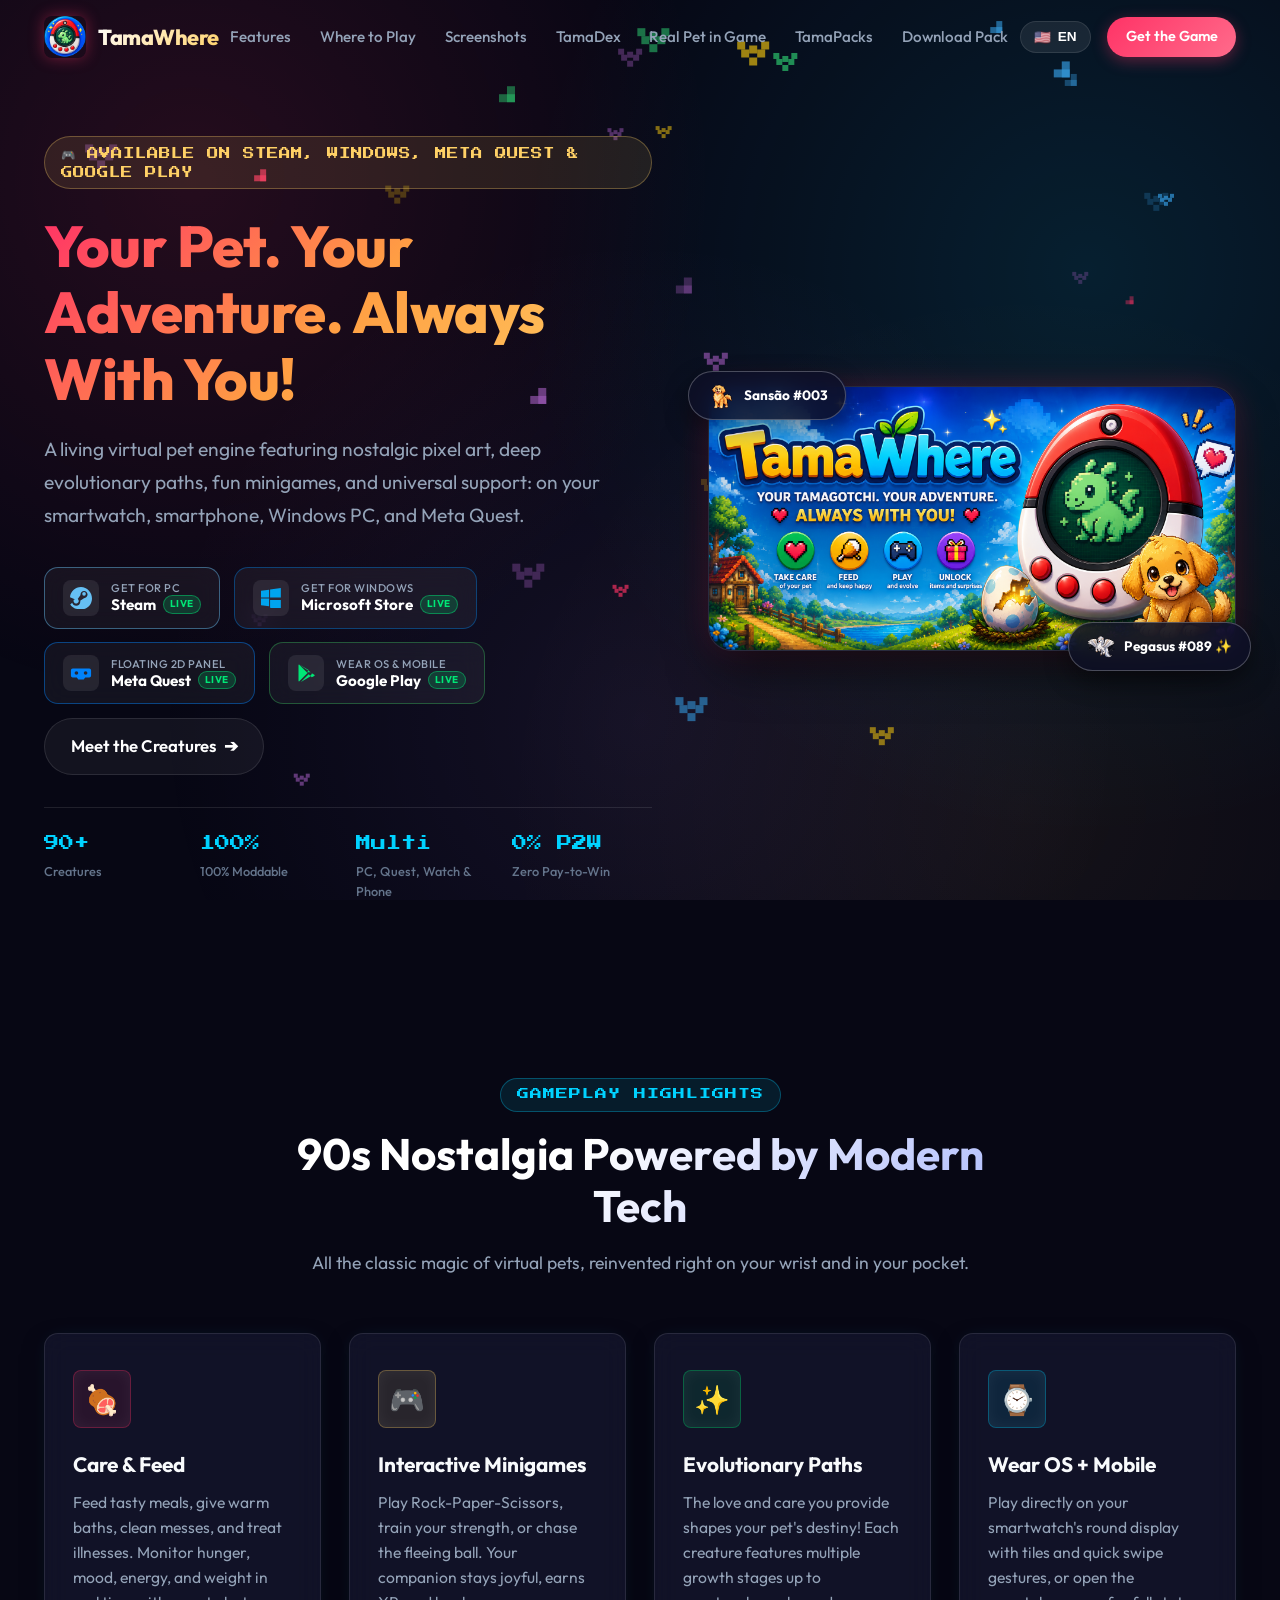
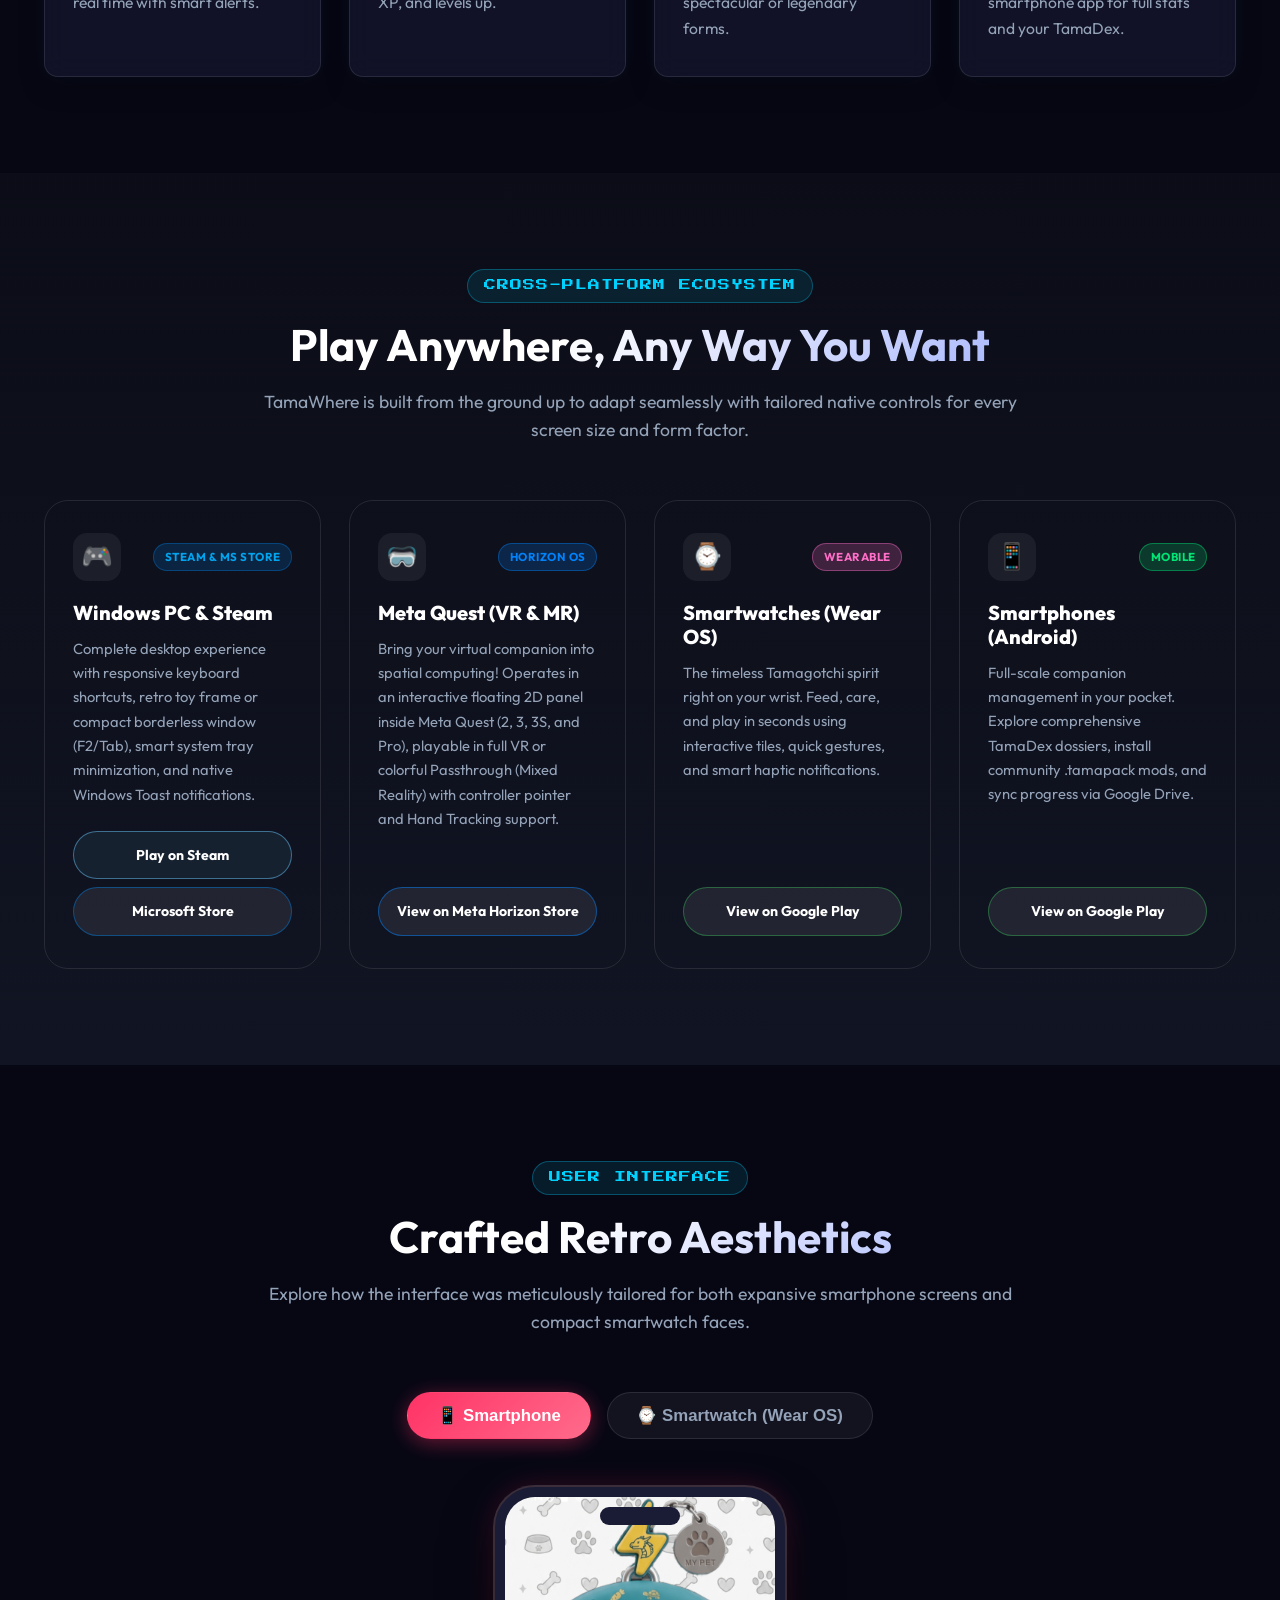
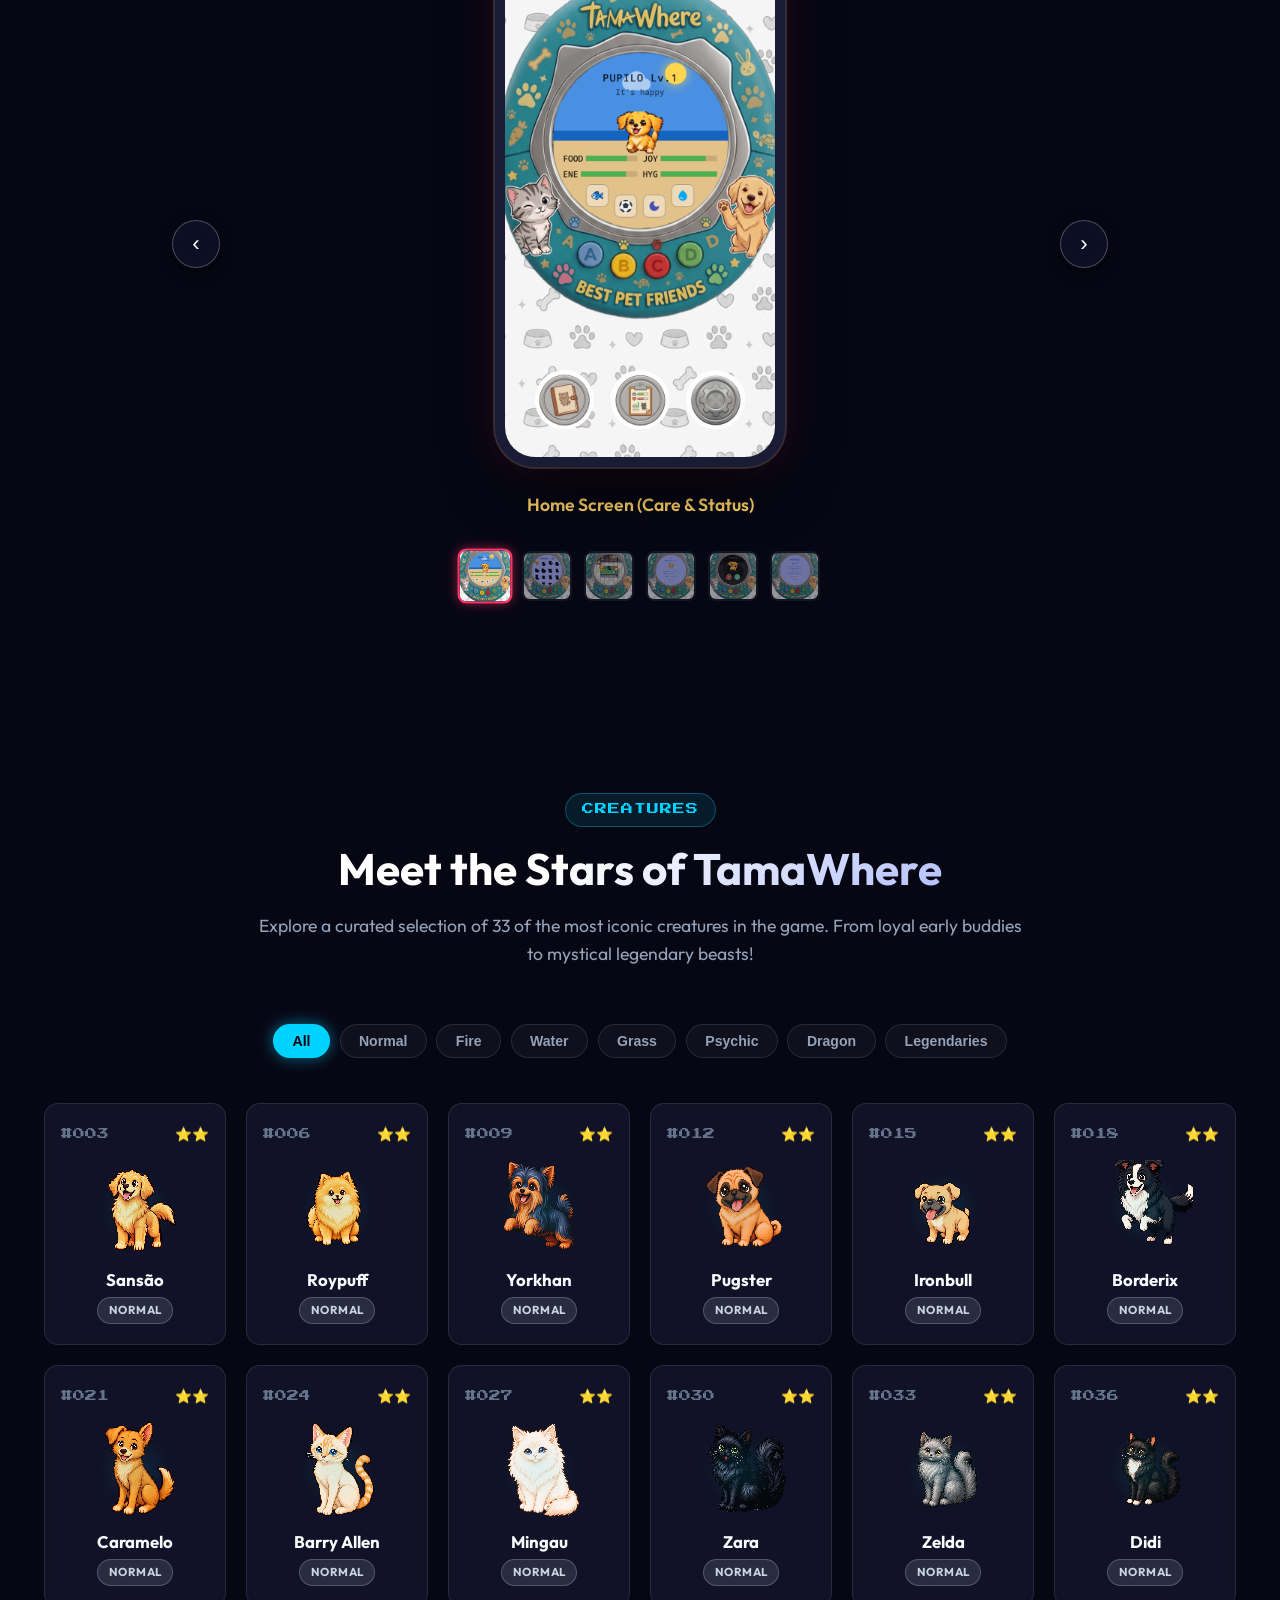
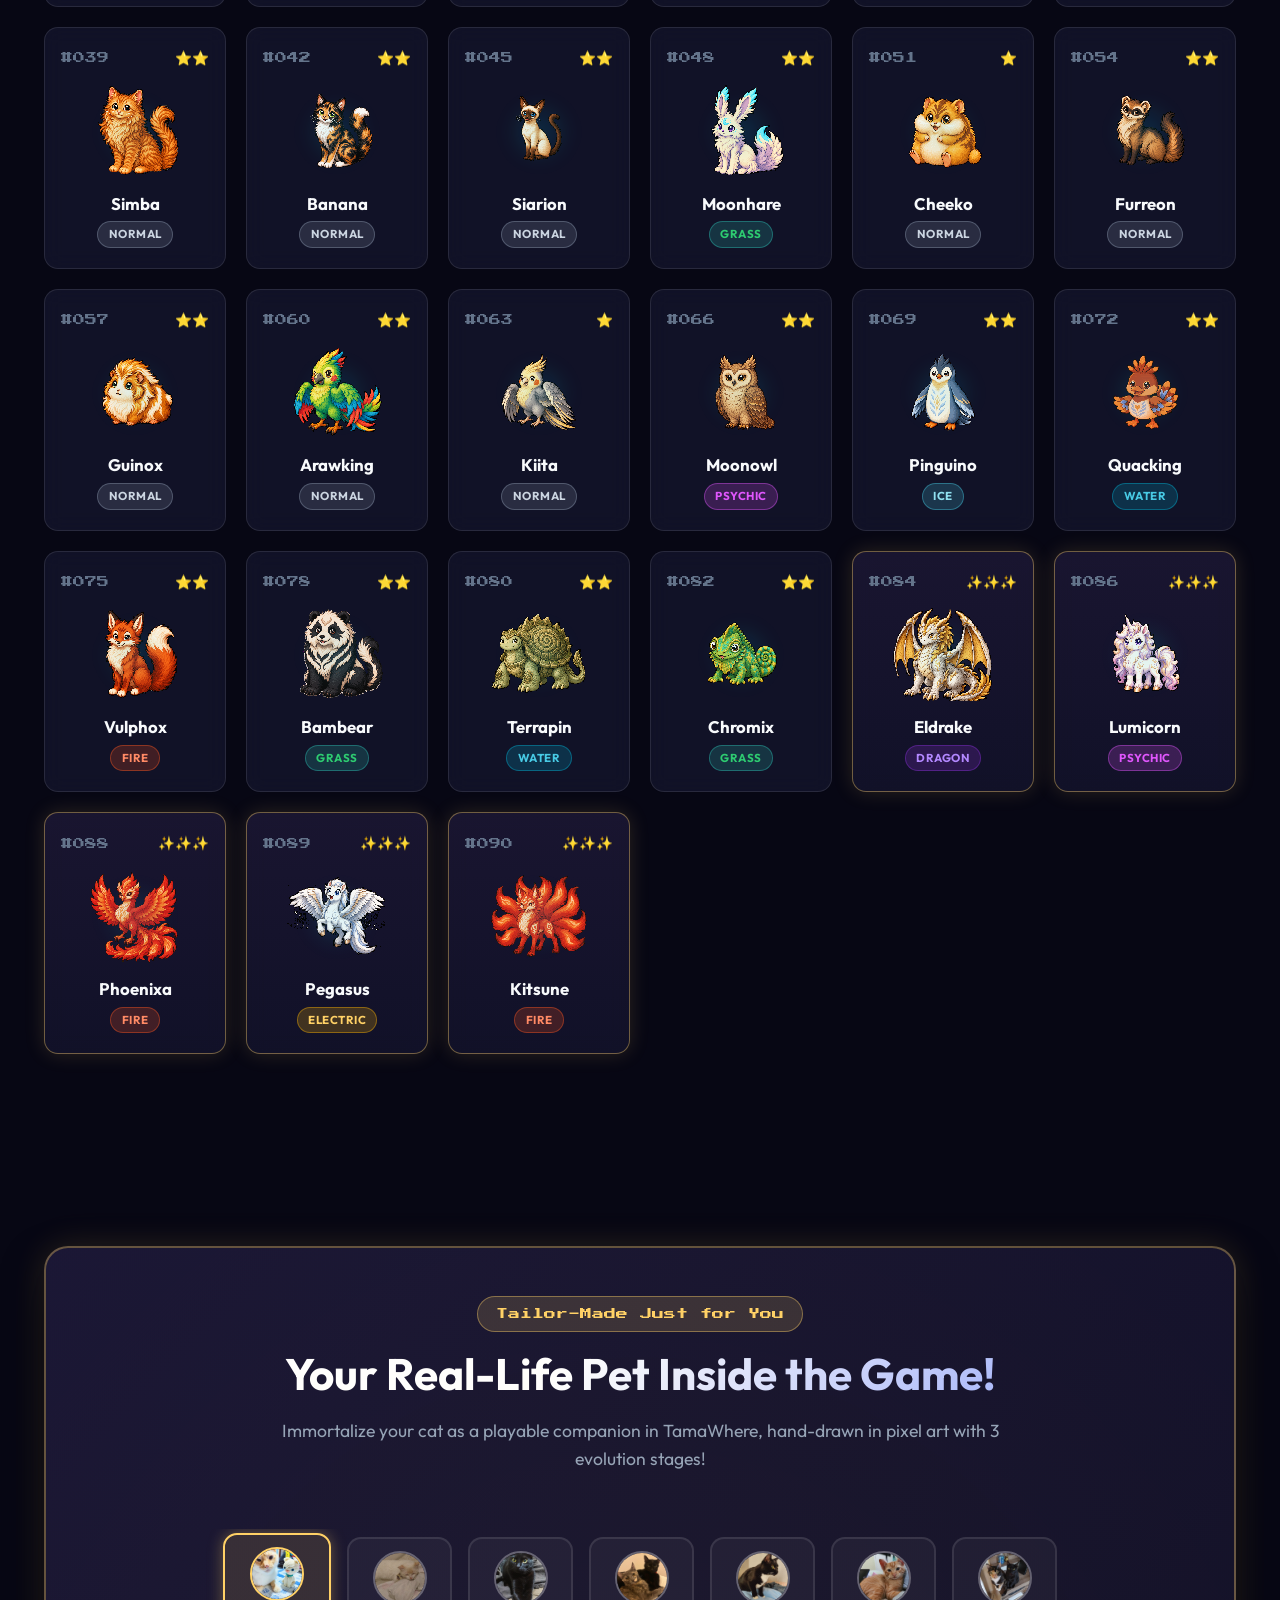
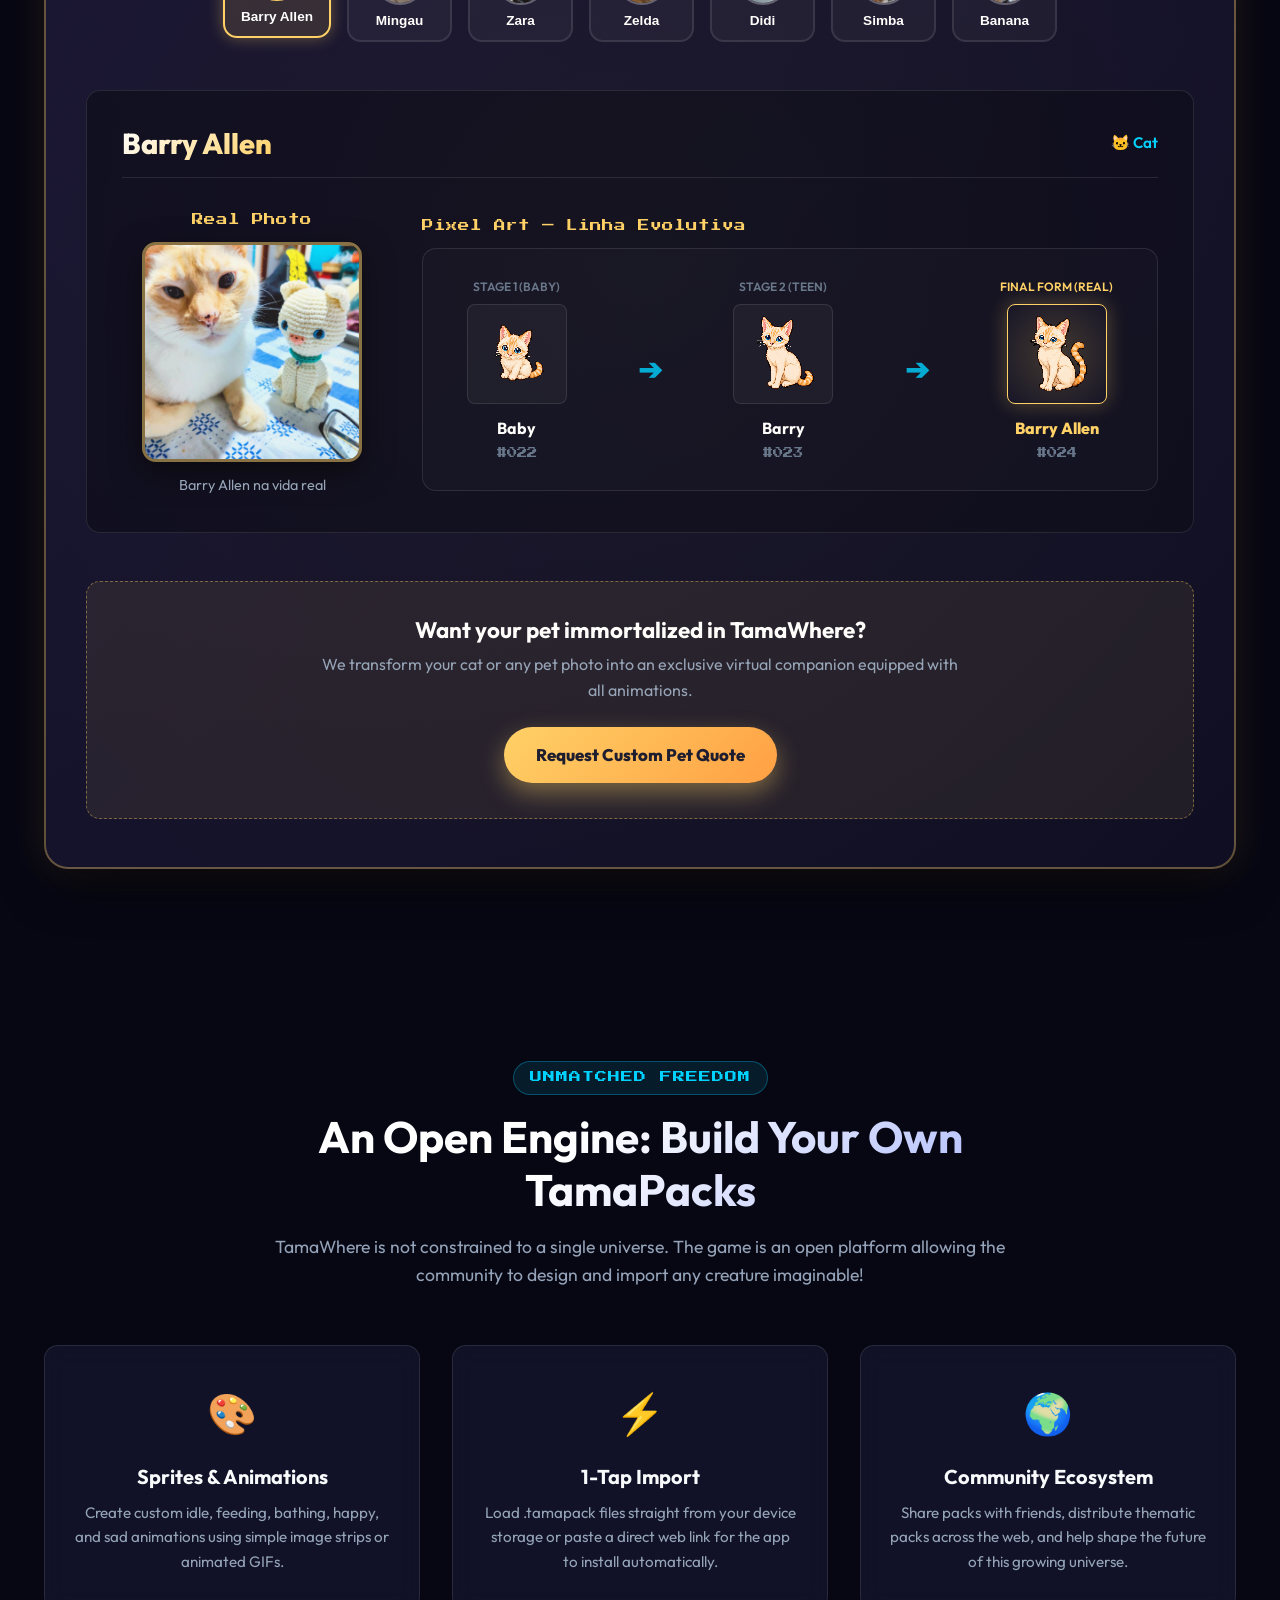
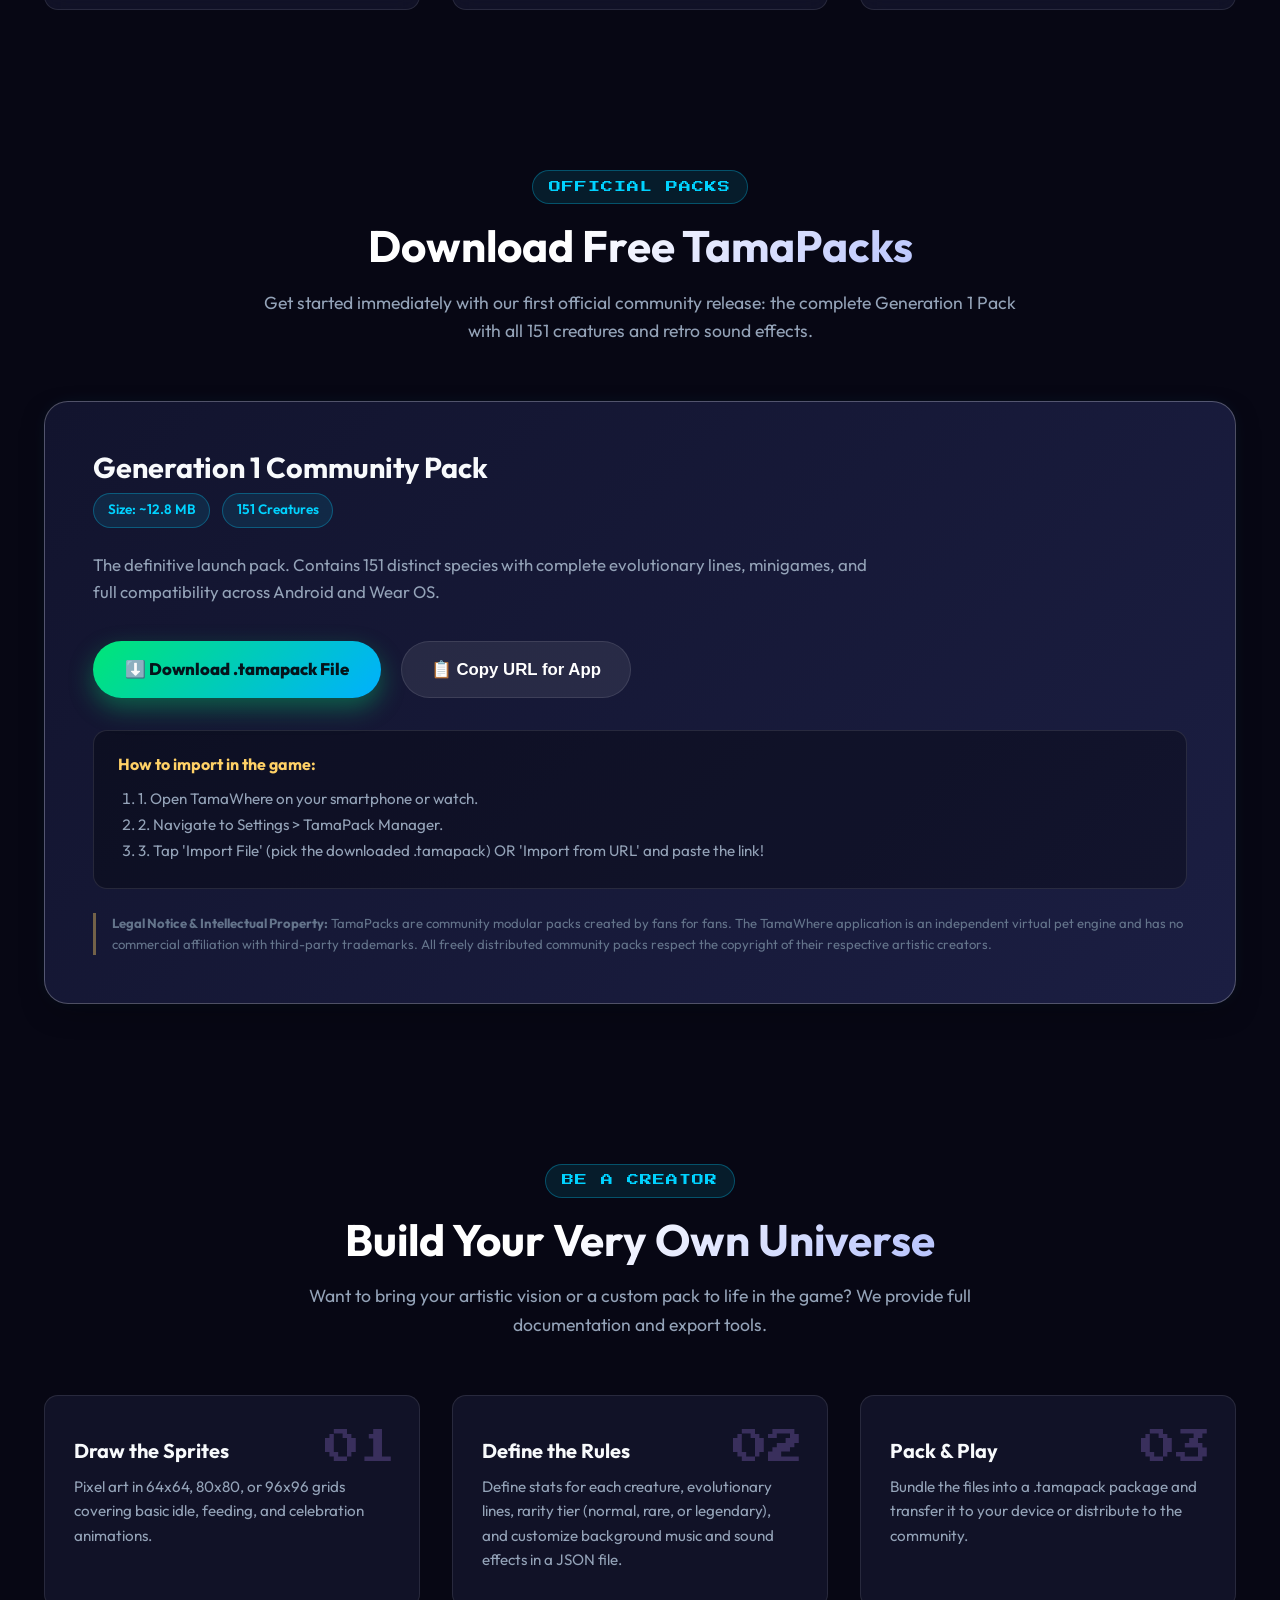
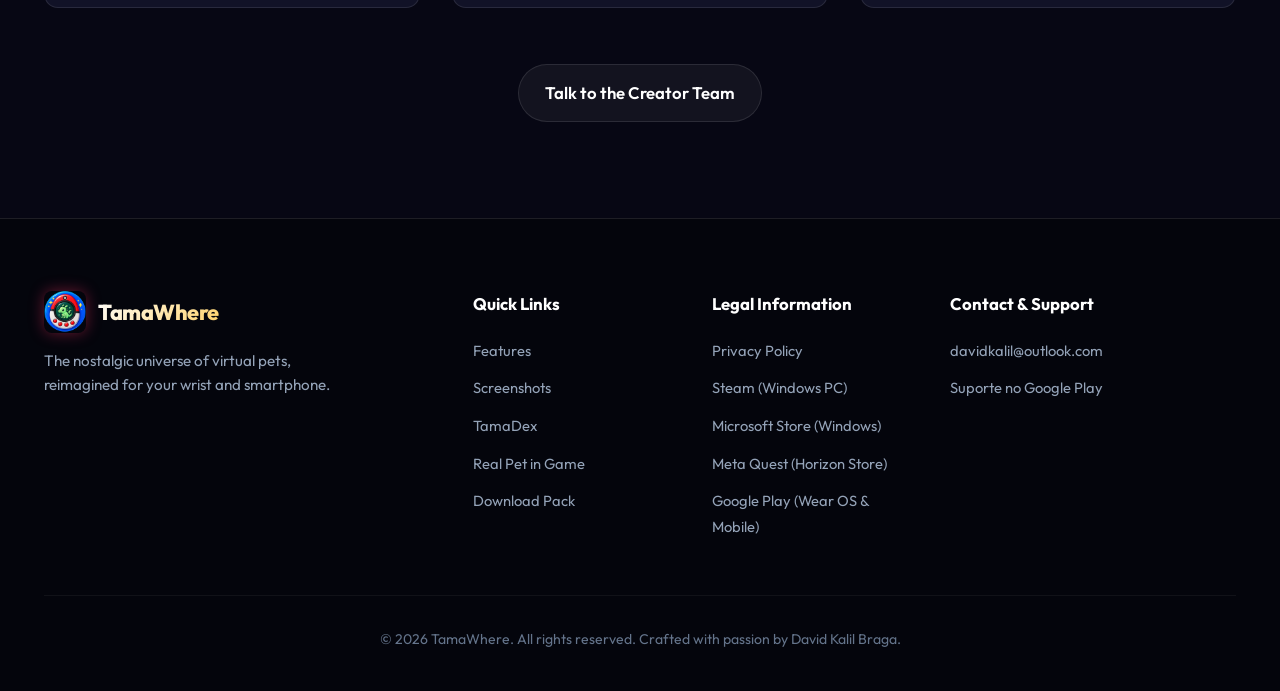
<file: index.html>
<!DOCTYPE html>
<html lang="pt-BR">

<head>
  <meta charset="UTF-8" />
  <meta name="viewport" content="width=device-width, initial-scale=1.0" />
  <!-- Canonical & Verification -->
  <link rel="canonical" href="https://tamawhere.netlify.app/" />
  <meta name="google-site-verification" content="google6eba736a5cfd4529" />
  <title>TamaWhere — Seu Bichinho Virtual no Pulso, Celular, Windows e Meta Quest</title>

  <!-- SEO & Social Meta Tags -->
  <meta name="description"
    content="O primeiro Virtual Pet universal para Wear OS, Android, Windows PC e Meta Quest. Cuide, alimente, brinque, evolua e crie seus próprios TamaPacks em pixel art nostálgica." />
  <meta name="keywords"
    content="TamaWhere, Virtual Pet, Wear OS, Android, Smartwatch, Bichinho Virtual, Pixel Art, Retro Games" />
  <meta name="author" content="David Kalil Braga" />
  <meta property="og:title" content="TamaWhere — Seu Pet. Sua Aventura. Sempre com Você!" />
  <meta property="og:description"
    content="Engine viva de bichinhos virtuais para Wear OS, Android, Windows e Meta Quest. 90+ criaturas, suporte a mods comunitários e personalização de pets reais." />
  <meta property="og:image" content="img/banners/banner_pt.png" />
  <meta property="og:type" content="website" />
  <meta name="twitter:card" content="summary_large_image" />

  <!-- Favicon -->
  <link rel="icon" type="image/png" href="img/icons/icon_app_512.png" />
  <link rel="apple-touch-icon" href="img/icons/icon_app_512.png" />

  <!-- Google Fonts -->
  <link rel="preconnect" href="https://fonts.googleapis.com" />
  <link rel="preconnect" href="https://fonts.gstatic.com" crossorigin />
  <link
    href="https://fonts.googleapis.com/css2?family=Outfit:wght@400;500;600;700;800;900&family=Press+Start+2P&display=swap"
    rel="stylesheet" />

  <!-- Main Stylesheet -->
  <link rel="stylesheet" href="css/style.css?v=1.1.1" />

  <!-- Schema.org Structured Data for Search Engines & AI Assistants (Google, ChatGPT, Perplexity) -->
  <script type="application/ld+json">
  {
    "@context": "https://schema.org",
    "@graph": [
      {
        "@type": "WebSite",
        "@id": "https://tamawhere.netlify.app/#website",
        "url": "https://tamawhere.netlify.app/",
        "name": "TamaWhere",
        "description": "O primeiro jogo de bichinho virtual (Virtual Pet) para Wear OS e Android.",
        "inLanguage": ["pt-BR", "en"]
      },
      {
        "@type": ["VideoGame", "MobileApplication", "SoftwareApplication"],
        "@id": "https://tamawhere.netlify.app/#game",
        "name": "TamaWhere",
        "url": "https://tamawhere.netlify.app/",
        "operatingSystem": "Android, Wear OS, Windows 10/11, Meta Quest Horizon OS",
        "applicationCategory": "GameApplication",
        "genre": ["Virtual Pet", "Simulation", "Retro", "Pixel Art"],
        "description": "Uma engine viva de bichinhos virtuais com pixel art nostálgica, sistema profundo de evolução, minigames e compatibilidade universal: Wear OS, Android, Windows PC e Meta Quest.",
        "author": {
          "@type": "Person",
          "name": "David Kalil Braga",
          "email": "davidkalil@outlook.com"
        },
        "offers": [
          {
            "@type": "Offer",
            "name": "Steam (Windows PC)",
            "url": "https://store.steampowered.com/app/5233230/TamaWhere/",
            "price": "0",
            "priceCurrency": "USD",
            "availability": "https://schema.org/InStock"
          },
          {
            "@type": "Offer",
            "name": "Microsoft Store (Windows)",
            "url": "https://apps.microsoft.com/detail/9mxcjn23mzp7?hl=pt-BR&gl=BR",
            "price": "0",
            "priceCurrency": "USD",
            "availability": "https://schema.org/InStock"
          },
          {
            "@type": "Offer",
            "name": "Meta Horizon Store (Meta Quest)",
            "url": "https://www.meta.com/pt-br/experiences/tamawhere/1620772423042196/",
            "price": "0",
            "priceCurrency": "USD",
            "availability": "https://schema.org/InStock"
          },
          {
            "@type": "Offer",
            "name": "Google Play (Android & Wear OS)",
            "url": "https://play.google.com/store/apps/details?id=com.xxfalcoonx.tamawhere",
            "price": "0",
            "priceCurrency": "USD",
            "availability": "https://schema.org/InStock"
          }
        ],
        "image": "https://tamawhere.netlify.app/img/banners/banner_pt.png"
      },
      {
        "@type": "FAQPage",
        "@id": "https://tamawhere.netlify.app/#faq",
        "mainEntity": [
          {
            "@type": "Question",
            "name": "O que é o TamaWhere?",
            "acceptedAnswer": {
              "@type": "Answer",
              "text": "O TamaWhere é o primeiro jogo e engine de bichinho virtual (Tamagotchi) projetado para funcionar perfeitamente em relógios inteligentes Wear OS e smartphones Android, com pixel art retrô e minigames."
            }
          },
          {
            "@type": "Question",
            "name": "Como jogar Tamagotchi no Wear OS (Smartwatch)?",
            "acceptedAnswer": {
              "@type": "Answer",
              "text": "Você pode instalar o TamaWhere diretamente pela Google Play Store no seu smartwatch Wear OS para alimentar, cuidar e brincar com seu pet pelo pulso usando tiles e atalhos rápidos."
            }
          },
          {
            "@type": "Question",
            "name": "O que são TamaPacks e como criar mods?",
            "acceptedAnswer": {
              "@type": "Answer",
              "text": "TamaPacks são pacotes modulares criados pela comunidade que adicionam novas criaturas, animações em pixel art (64x64, 80x80, 96x96), sons e regras customizadas ao jogo através de arquivos .tamapack."
            }
          },
          {
            "@type": "Question",
            "name": "Como colocar meu animal de estimação real no jogo?",
            "acceptedAnswer": {
              "@type": "Answer",
              "text": "O TamaWhere oferece um serviço exclusivo de comissão para imortalizar animais reais (como gatinhos e cachorros) como criaturas jogáveis com linha evolutiva artesanal de 3 estágios em pixel art."
            }
          }
        ]
      }
    ]
  }
  </script>
</head>

<body>

  <!-- Floating Pixel Sparkles/Hearts Canvas Background -->
  <canvas id="pixelCanvas"></canvas>

  <!-- ============================================================
       Site Header / Navigation Bar
       ============================================================ -->
  <header class="site-header">
    <div class="container nav-container">
      <a href="#" class="brand-logo" aria-label="TamaWhere Home">
        <img src="img/icons/icon_app_512.png" alt="TamaWhere Logo" class="brand-icon" />
        <span class="brand-name">TamaWhere</span>
      </a>

      <!-- Desktop & Mobile Nav Links -->
      <ul class="nav-links" id="navLinks">
        <li><a href="#features" data-i18n="nav_features">Recursos</a></li>
        <li><a href="#platforms" data-i18n="nav_platforms">Onde Jogar</a></li>
        <li><a href="#screenshots" data-i18n="nav_screenshots">Telas</a></li>
        <li><a href="#tamadex" data-i18n="nav_creatures">TamaDex</a></li>
        <li><a href="#custom-pet" data-i18n="nav_custom_pet">Pet Real no Jogo</a></li>
        <li><a href="#tamapacks" data-i18n="nav_tamapacks">TamaPacks</a></li>
        <li><a href="#downloads" data-i18n="nav_downloads">Download Pack</a></li>
      </ul>

      <!-- Action Buttons -->
      <div class="nav-actions">
        <!-- Language Switcher Toggle -->
        <button id="langToggleBtn" class="lang-btn" aria-label="Alterar idioma / Change language">
          <span class="flag-icon">🇧🇷</span> PT
        </button>

        <!-- CTA Direct Store Link -->
        <a href="#platforms" class="nav-cta-btn" data-i18n="nav_download_app">
          Baixar o Jogo
        </a>

        <!-- Mobile Menu Hamburger -->
        <button class="mobile-menu-btn" id="mobileMenuBtn" aria-label="Menu de Navegação">
          <span></span>
          <span></span>
          <span></span>
        </button>
      </div>
    </div>
  </header>

  <main>
    <!-- ============================================================
         1. Hero Section
         ============================================================ -->
    <section class="hero-section" id="hero">
      <div class="container hero-grid">
        <div class="hero-content">
          <div class="hero-badge" data-i18n="hero_badge">
            🎮 DISPONIVEL PARA WEAR OS, ANDROID, WINDOWS E META QUEST
          </div>
          <h1 class="hero-title">
            <span class="hero-title-highlight" data-i18n="hero_title">Seu Pet. Sua Aventura. Sempre com Você!</span>
          </h1>
          <p class="hero-desc" data-i18n="hero_desc">
            Uma engine viva de bichinhos virtuais com pixel art nostálgica, sistema profundo de evolução, minigames e
            sincronização total entre Wear OS e Android.
          </p>

          <div class="hero-stores-grid">
            <!-- Steam Button -->
            <a href="https://store.steampowered.com/app/5233230/TamaWhere/" target="_blank"
              rel="noopener noreferrer" class="btn-store-card store-steam">
              <div class="store-icon-box">
                <svg width="22" height="22" viewBox="0 0 24 24" fill="currentColor">
                  <path
                    d="M11.979 0C5.669 0 .504 4.908.028 11.12l5.772 2.388a3.593 3.593 0 0 1 2.054-.64c.264 0 .52.03.768.084l2.87-4.155a3.844 3.844 0 0 1-.035-.506c0-2.127 1.73-3.856 3.857-3.856 2.127 0 3.856 1.729 3.856 3.856 0 2.126-1.729 3.856-3.856 3.856h-.08l-4.116 2.898c.07.307.11.626.11.954 0 2.474-2.012 4.485-4.486 4.485-2.054 0-3.784-1.389-4.321-3.284L.25 18.966C2.08 22.253 6.702 24.5 12 24.5c6.627 0 12-5.373 12-12S18.627 0 11.979 0zm-7.66 16.516a2.632 2.632 0 0 0 3.655 1.13 2.63 2.63 0 0 0 1.13-3.654 2.63 2.63 0 0 0-3.654-1.13 2.63 2.63 0 0 0-1.131 3.654zm11.002-7.067a2.001 2.001 0 1 0 0-4.002 2.001 2.001 0 0 0 0 4.002z" />
                </svg>
              </div>
              <div class="store-info">
                <span class="store-sub" data-i18n="hero_store_steam_sub">Download para PC</span>
                <div class="store-title-row">
                  <span class="store-name" data-i18n="hero_store_steam_title">Steam</span>
                  <span class="store-tag tag-live" data-i18n="hero_store_steam_tag">Live</span>
                </div>
              </div>
            </a>

            <!-- Microsoft Store Button -->
            <a href="https://apps.microsoft.com/detail/9mxcjn23mzp7?hl=pt-BR&gl=BR" target="_blank"
              rel="noopener noreferrer" class="btn-store-card store-windows">
              <div class="store-icon-box">
                <svg width="20" height="20" viewBox="0 0 88 88" fill="currentColor">
                  <path
                    d="M0 12.402l35.689-4.86.016 34.423-35.67.203zm35.67 33.529l.028 34.453L.028 75.48.016 46.134zm4.326-39.04L87.314 0v41.527l-47.318.376zm47.329 45.47v41.543l-47.329-6.699-.044-34.454z" />
                </svg>
              </div>
              <div class="store-info">
                <span class="store-sub" data-i18n="hero_store_windows_sub">Download Oficial</span>
                <div class="store-title-row">
                  <span class="store-name" data-i18n="hero_store_windows_title">Microsoft Store</span>
                  <span class="store-tag tag-live" data-i18n="hero_store_windows_tag">Live</span>
                </div>
              </div>
            </a>

            <!-- Meta Quest Button -->
            <a href="https://www.meta.com/pt-br/experiences/tamawhere/1620772423042196/" target="_blank"
              rel="noopener noreferrer" class="btn-store-card store-meta">
              <div class="store-icon-box">
                <svg width="22" height="22" viewBox="0 0 24 24" fill="currentColor">
                  <path
                    d="M21 7H3a2 2 0 0 0-2 2v6a2 2 0 0 0 2 2h4.5l1.5 2h6l1.5-2H21a2 2 0 0 0 2-2V9a2 2 0 0 0-2-2zm-14 7a2 2 0 1 1 0-4 2 2 0 0 1 0 4zm10 0a2 2 0 1 1 0-4 2 2 0 0 1 0 4z" />
                </svg>
              </div>
              <div class="store-info">
                <span class="store-sub" data-i18n="hero_store_meta_sub">Painel 2D Flutuante</span>
                <div class="store-title-row">
                  <span class="store-name" data-i18n="hero_store_meta_title">Meta Quest</span>
                  <span class="store-tag tag-live" data-i18n="hero_store_meta_tag">Live</span>
                </div>
              </div>
            </a>

            <!-- Google Play Button -->
            <a href="https://play.google.com/store/apps/details?id=com.xxfalcoonx.tamawhere" target="_blank"
              rel="noopener noreferrer" class="btn-store-card store-play">
              <div class="store-icon-box">
                <svg width="20" height="20" viewBox="0 0 24 24" fill="currentColor">
                  <path
                    d="M3.609 1.814L13.793 12 3.61 22.186a1.99 1.99 0 0 1-.61-.926V2.74c0-.34.1-.667.609-.926zm11.603 11.604l2.429 2.428-11.83 6.83 9.401-9.258zm2.43-2.428L3.811 1.732l11.83 6.83-2.429 2.426zm1.328 1.328l2.94 1.7c.69.4.69 1.056 0 1.456l-2.94 1.7-1.89-1.928 1.89-1.928z" />
                </svg>
              </div>
              <div class="store-info">
                <span class="store-sub" data-i18n="hero_store_play_sub">Wear OS & Celular</span>
                <div class="store-title-row">
                  <span class="store-name" data-i18n="hero_store_play_title">Google Play</span>
                  <span class="store-tag tag-live" data-i18n="hero_store_play_tag">Live</span>
                </div>
              </div>
            </a>

            <!-- Explore Dex Secondary CTA -->
            <a href="#tamadex" class="btn-secondary">
              <span data-i18n="hero_cta_dex">Conhecer Criaturas</span>
              <span>➔</span>
            </a>
          </div>

          <div class="hero-stats">
            <div class="stat-item">
              <span class="stat-value">90+</span>
              <span class="stat-label" data-i18n="stat_creatures">Criaturas</span>
            </div>
            <div class="stat-item">
              <span class="stat-value">100%</span>
              <span class="stat-label" data-i18n="stat_moddable">Modificável</span>
            </div>
            <div class="stat-item">
              <span class="stat-value">Multi</span>
              <span class="stat-label" data-i18n="stat_devices">PC, Quest, Watch & Fone</span>
            </div>
            <div class="stat-item">
              <span class="stat-value">0% P2W</span>
              <span class="stat-label" data-i18n="stat_fair">Zero Pay-to-Win</span>
            </div>
          </div>
        </div>

        <div class="hero-visual">
          <div class="hero-banner-card">
            <img src="img/banners/banner_pt.png" alt="TamaWhere Official Banner" id="heroBannerImg"
              class="hero-banner-img" />
          </div>

          <!-- Floating Badges -->
          <div class="floating-badge badge-left">
            <img src="img/sprites/003_idle.gif" alt="Sansão Sprite" />
            <span>Sansão #003</span>
          </div>
          <div class="floating-badge badge-right">
            <img src="img/sprites/089_idle.gif" alt="Pegasus Sprite" />
            <span>Pegasus #089 ✨</span>
          </div>
        </div>
      </div>
    </section>

    <!-- ============================================================
         2. Features Section
         ============================================================ -->
    <section class="features-section" id="features">
      <div class="container">
        <div class="section-header">
          <span class="section-tag" data-i18n="features_tag">RECURSOS DO JOGO</span>
          <h2 class="section-title" data-i18n="features_title">Nostalgia dos Anos 90 com a Tecnologia de Hoje</h2>
          <p class="section-subtitle" data-i18n="features_subtitle">
            Toda a magia clássica dos bichinhos virtuais, reinventada para funcionar no seu pulso e no seu bolso.
          </p>
        </div>

        <div class="features-grid">
          <div class="feature-card">
            <div class="feature-icon-box">🍖</div>
            <h3 class="feature-title" data-i18n="feat_care_title">Cuide & Alimente</h3>
            <p class="feature-desc" data-i18n="feat_care_desc">
              Alimente com comidas gostosas, dê banho, limpe as sujeiras e cure doenças. Monitore fome, humor, energia e
              peso em tempo real com lembretes inteligentes.
            </p>
          </div>

          <div class="feature-card">
            <div class="feature-icon-box">🎮</div>
            <h3 class="feature-title" data-i18n="feat_games_title">Minigames Interativos</h3>
            <p class="feature-desc" data-i18n="feat_games_desc">
              Jogue Pedra-Papel-Tesoura, treine sua força ou persiga a bola enquanto ela foge. Seu companheiro se
              diverte, ganha experiência e sobe de nível.
            </p>
          </div>

          <div class="feature-card">
            <div class="feature-icon-box">✨</div>
            <h3 class="feature-title" data-i18n="feat_evo_title">Linhas Evolutivas</h3>
            <p class="feature-desc" data-i18n="feat_evo_desc">
              O modo como você cuida determina o destino! Cada criatura possui estágios de crescimento até alcançar
              formas adultas espetaculares ou lendárias.
            </p>
          </div>

          <div class="feature-card">
            <div class="feature-icon-box">⌚</div>
            <h3 class="feature-title" data-i18n="feat_wear_title">Wear OS + Celular</h3>
            <p class="feature-desc" data-i18n="feat_wear_desc">
              Jogue direto na tela redonda do seu smartwatch com tiles e gestos rápidos, ou abra o app no celular para
              gerenciar seu TamaDex e estatísticas completas.
            </p>
          </div>
        </div>
      </div>
    </section>

    <!-- ============================================================
         Platforms Showcase Section (Windows, Meta Quest, Wear OS, Android)
         ============================================================ -->
    <section class="platforms-section" id="platforms">
      <div class="container">
        <div class="section-header">
          <span class="section-tag" data-i18n="platforms_tag">ECOSSISTEMA MULTIPLATAFORMA</span>
          <h2 class="section-title" data-i18n="platforms_title">Jogue Onde Quiser, Como Quiser</h2>
          <p class="section-subtitle" data-i18n="platforms_subtitle">
            O TamaWhere foi construído do zero para se adaptar com perfeição e controles sob medida a cada formato de
            tela e dispositivo.
          </p>
        </div>

        <div class="platforms-grid">
          <!-- Card 1: Windows Desktop -->
          <div class="platform-card">
            <div class="platform-card-header">
              <div class="platform-icon-large">🎮</div>
              <span class="platform-pill pill-windows" data-i18n="plat_win_badge">Steam & MS Store</span>
            </div>
            <h3 class="platform-card-title" data-i18n="plat_win_title">Windows PC & Steam</h3>
            <p class="platform-card-desc" data-i18n="plat_win_desc">
              Experiência desktop completa com atalhos de teclado ágeis, modo carcaça retrô ou janela compacta (F2/Tab),
              minimização inteligente para a bandeja do sistema (Tray) e notificações nativas do Windows Toast.
            </p>
            <div class="platform-card-action">
              <a href="https://store.steampowered.com/app/5233230/TamaWhere/" target="_blank"
                rel="noopener noreferrer" class="btn-platform-link btn-steam-accent" data-i18n="plat_win_steam_btn">
                Jogar na Steam
              </a>
              <a href="https://apps.microsoft.com/detail/9mxcjn23mzp7?hl=pt-BR&gl=BR" target="_blank"
                rel="noopener noreferrer" class="btn-platform-link btn-win-accent" data-i18n="plat_win_btn">
                Microsoft Store
              </a>
            </div>
          </div>

          <!-- Card 2: Meta Quest -->
          <div class="platform-card">
            <div class="platform-card-header">
              <div class="platform-icon-large">🥽</div>
              <span class="platform-pill pill-meta" data-i18n="plat_quest_badge">Horizon OS</span>
            </div>
            <h3 class="platform-card-title" data-i18n="plat_quest_title">Meta Quest (VR & MR)</h3>
            <p class="platform-card-desc" data-i18n="plat_quest_desc">
              Leve seu companheiro virtual para a computação espacial! O jogo roda em um painel espacial flutuante em 2D
              dentro do Meta Quest (2, 3, 3S e Pro), jogável em VR ou no Passthrough colorido (Mixed Reality) com
              suporte a ponteiros de controle e Hand Tracking.
            </p>
            <div class="platform-card-action">
              <a href="https://www.meta.com/pt-br/experiences/tamawhere/1620772423042196/" target="_blank"
                rel="noopener noreferrer" class="btn-platform-link btn-meta-accent" data-i18n="plat_quest_btn">
                Ver no Meta Horizon Store
              </a>
            </div>
          </div>

          <!-- Card 3: Wear OS -->
          <div class="platform-card">
            <div class="platform-card-header">
              <div class="platform-icon-large">⌚</div>
              <span class="platform-pill pill-wear" data-i18n="plat_wear_badge">Wearable</span>
            </div>
            <h3 class="platform-card-title" data-i18n="plat_wear_title">Smartwatches (Wear OS)</h3>
            <p class="platform-card-desc" data-i18n="plat_wear_desc">
              O espírito clássico do Tamagotchi no seu pulso. Cuide, alimente e brinque em segundos através de tiles
              interativos no relógio, toques rápidos e notificações táteis inteligentes.
            </p>
            <div class="platform-card-action">
              <a href="https://play.google.com/store/apps/details?id=com.xxfalcoonx.tamawhere" target="_blank"
                rel="noopener noreferrer" class="btn-platform-link btn-play-accent" data-i18n="plat_wear_btn">
                Ver no Google Play
              </a>
            </div>
          </div>

          <!-- Card 4: Android Smartphone -->
          <div class="platform-card">
            <div class="platform-card-header">
              <div class="platform-icon-large">📱</div>
              <span class="platform-pill pill-mobile" data-i18n="plat_mobile_badge">Mobile</span>
            </div>
            <h3 class="platform-card-title" data-i18n="plat_mobile_title">Smartphones (Android)</h3>
            <p class="platform-card-desc" data-i18n="plat_mobile_desc">
              Gerenciamento completo na palma da mão. Explore o TamaDex com fichas detalhadas, importe novos pacotes
              comunitários (.tamapack) e sincronize seus saves no Google Drive com 1 toque.
            </p>
            <div class="platform-card-action">
              <a href="https://play.google.com/store/apps/details?id=com.xxfalcoonx.tamawhere" target="_blank"
                rel="noopener noreferrer" class="btn-platform-link btn-play-accent" data-i18n="plat_mobile_btn">
                Ver no Google Play
              </a>
            </div>
          </div>
        </div>
      </div>
    </section>

    <!-- ============================================================
         3. Screenshots Section (Device Mockup)
         ============================================================ -->
    <section class="screenshots-section" id="screenshots">
      <div class="container">
        <div class="section-header">
          <span class="section-tag" data-i18n="screenshots_tag">INTERFACE DO JOGO</span>
          <h2 class="section-title" data-i18n="screenshots_title">Design Retrô Cuidadosamente Lapidado</h2>
          <p class="section-subtitle" data-i18n="screenshots_subtitle">
            Veja como a interface foi desenhada tanto para telas grandes de smartphones quanto para mostradores redondos
            de smartwatches.
          </p>
        </div>

        <!-- Platform Tabs -->
        <div class="sc-tab-controls">
          <button class="sc-tab-btn active" data-tab="mobile" data-i18n="tab_mobile">📱 Smartphone</button>
          <button class="sc-tab-btn" data-tab="wear" data-i18n="tab_wear">⌚ Smartwatch (Wear OS)</button>
        </div>

        <!-- Interactive Mockup Showcase -->
        <div class="sc-display-wrapper">
          <button class="sc-nav-btn sc-prev-btn" id="scPrevBtn" aria-label="Screenshot Anterior">‹</button>

          <div class="device-frame frame-mobile" id="mockupDevice">
            <img src="img/screenshots/mobile_home.png" alt="TamaWhere Screen" id="mockupScreenImg"
              class="mockup-screen-img" />
          </div>

          <button class="sc-nav-btn sc-next-btn" id="scNextBtn" aria-label="Próxima Screenshot">›</button>

          <p class="mockup-caption" id="mockupCaption">Tela Principal (Cuidado & Status)</p>

          <!-- Thumbnails Strip -->
          <div class="mockup-thumbs" id="mockupThumbs"></div>
        </div>
      </div>
    </section>

    <!-- ============================================================
         4. TamaDex Section (33 Curated Creatures)
         ============================================================ -->
    <section class="tamadex-section" id="tamadex">
      <div class="container">
        <div class="section-header">
          <span class="section-tag" data-i18n="tamadex_tag">CRIATURAS</span>
          <h2 class="section-title" data-i18n="tamadex_title">Conheça os Astros do TamaWhere</h2>
          <p class="section-subtitle" data-i18n="tamadex_subtitle">
            Apresentamos uma seleção das 33 criaturas mais icônicas do jogo. De companheiros fiéis a lendas mitológicas!
          </p>
        </div>

        <!-- Element Filters -->
        <div class="dex-filter-bar">
          <button class="dex-filter-btn active" data-filter="all" data-i18n="filter_all">Todos</button>
          <button class="dex-filter-btn" data-filter="normal" data-i18n="filter_normal">Normal</button>
          <button class="dex-filter-btn" data-filter="fire" data-i18n="filter_fire">Fogo</button>
          <button class="dex-filter-btn" data-filter="water" data-i18n="filter_water">Água</button>
          <button class="dex-filter-btn" data-filter="grass" data-i18n="filter_grass">Planta</button>
          <button class="dex-filter-btn" data-filter="psychic" data-i18n="filter_psychic">Psíquico</button>
          <button class="dex-filter-btn" data-filter="dragon" data-i18n="filter_dragon">Dragão</button>
          <button class="dex-filter-btn" data-filter="legendary" data-i18n="filter_legendary">Lendários ✨</button>
        </div>

        <!-- Dynamic Grid of 33 Creatures -->
        <div class="tamadex-grid" id="tamadexGrid"></div>
      </div>
    </section>

    <!-- ============================================================
         5. Custom Pet Section (The 7 Real Pets Showcase - All Cats)
         ============================================================ -->
    <section class="custom-pet-section" id="custom-pet">
      <div class="container">
        <div class="custom-pet-wrapper">
          <div class="section-header">
            <span class="custom-badge-vip" data-i18n="custom_badge_vip">⭐ Feito sob Medida para Você</span>
            <h2 class="section-title" data-i18n="custom_title">Seu Bichinho Real Dentro do Jogo!</h2>
            <p class="section-subtitle" data-i18n="custom_subtitle">
              Eternize seu gatinho como uma criatura jogável no TamaWhere, desenhado à mão em pixel art com 3 estágios
              evolutivos!
            </p>
          </div>

          <!-- Pet Tabs / Selector -->
          <div class="custom-pet-tabs" id="customPetTabs"></div>

          <!-- Evolution Line & Real Photo Display -->
          <div id="customPetDetail"></div>

          <!-- Custom Pet Service Call to Action -->
          <div class="custom-cta-card">
            <h4 data-i18n="custom_cta_title">Quer o seu pet imortalizado no TamaWhere?</h4>
            <p data-i18n="custom_cta_desc">
              Transformamos a foto do seu gatinho ou outro animal de estimação em um personagem exclusivo com todas as
              animações.
            </p>
            <a href="mailto:davidkalil@outlook.com?subject=Custom%20Pet%20TamaWhere%20-%20Solicita%C3%A7%C3%A3o%20de%20Or%C3%A7amento"
              class="btn-gold" data-i18n="btn_quote_custom">
              ✨ Solicitar Orçamento Personalizado
            </a>
          </div>
        </div>
      </div>
    </section>

    <!-- ============================================================
         6. TamaPacks Modding Section
         ============================================================ -->
    <section class="tamapacks-section" id="tamapacks">
      <div class="container">
        <div class="section-header">
          <span class="section-tag" data-i18n="packs_tag">LIBERDADE TOTAL</span>
          <h2 class="section-title" data-i18n="packs_title">Uma Engine Universal: Crie seus Próprios TamaPacks</h2>
          <p class="section-subtitle" data-i18n="packs_subtitle">
            O TamaWhere não se limita a um único universo. O jogo foi construído como uma engine aberta que permite à
            comunidade desenhar e carregar qualquer criatura!
          </p>
        </div>

        <div class="pillars-grid">
          <div class="pillar-card">
            <div class="pillar-icon">🎨</div>
            <h3 class="pillar-title" data-i18n="pack_pillar1_title">Sprites & Animações</h3>
            <p class="pillar-desc" data-i18n="pack_pillar1_desc">
              Crie animações de repouso, alimentação, banho, alegria e tristeza com seus próprios arquivos de imagem ou
              GIFs animados.
            </p>
          </div>

          <div class="pillar-card">
            <div class="pillar-icon">⚡</div>
            <h3 class="pillar-title" data-i18n="pack_pillar2_title">Importação em 1 Toque</h3>
            <p class="pillar-desc" data-i18n="pack_pillar2_desc">
              Carregue arquivos .tamapack diretamente do armazenamento ou apenas cole uma URL da web para que o jogo
              instale tudo sozinho.
            </p>
          </div>

          <div class="pillar-card">
            <div class="pillar-icon">🌍</div>
            <h3 class="pillar-title" data-i18n="pack_pillar3_title">Ecossistema da Comunidade</h3>
            <p class="pillar-desc" data-i18n="pack_pillar3_desc">
              Compartilhe com seus amigos, distribua pacotes temáticos na internet e faça parte da evolução contínua do
              projeto.
            </p>
          </div>
        </div>
      </div>
    </section>

    <!-- ============================================================
         7. Downloads Section (Official Gen1 Pack - 151 Creatures)
         ============================================================ -->
    <section class="downloads-section" id="downloads">
      <div class="container">
        <div class="section-header">
          <span class="section-tag" data-i18n="download_tag">PACOTES OFICIAIS</span>
          <h2 class="section-title" data-i18n="download_title">Baixe os TamaPacks Gratuitos</h2>
          <p class="section-subtitle" data-i18n="download_subtitle">
            Experimente agora o pacote Gen 1 com todas as 151 criaturas e efeitos sonoros retrô.
          </p>
        </div>

        <div class="download-pack-card">
          <div class="pack-card-header">
            <div>
              <h3 class="pack-card-title" data-i18n="gen1_card_title">Generation 1 Community Pack</h3>
              <div class="pack-badges">
                <span class="pack-badge" data-i18n="gen1_badge_size">Tamanho: ~12.8 MB</span>
                <span class="pack-badge" data-i18n="gen1_badge_creatures">151 Criaturas</span>
              </div>
            </div>
          </div>

          <p class="pack-card-desc" data-i18n="gen1_card_desc">
            O pacote base completo de lançamento. Contém 151 espécies distintas com linhas evolutivas completas,
            minigames e compatibilidade total com Android e Wear OS.
          </p>

          <div class="pack-actions">
            <a href="downloads/gen1.tamapack" download="gen1_tamawhere.tamapack" class="btn-download">
              <span data-i18n="btn_download_file">⬇️ Baixar Arquivo .tamapack</span>
            </a>

            <button class="btn-copy-url" id="copyPackUrlBtn">
              <span data-i18n="btn_copy_url">📋 Copiar URL para o Jogo</span>
            </button>
          </div>

          <div class="pack-instructions">
            <h4 data-i18n="how_to_import_title">Como importar no jogo:</h4>
            <ol>
              <li data-i18n="import_step1">1. Abra o TamaWhere no celular ou relógio.</li>
              <li data-i18n="import_step2">2. Vá em Configurações > Gerenciador de TamaPacks.</li>
              <li data-i18n="import_step3">3. Toque em 'Importar Arquivo' (selecione o .tamapack baixado) OU 'Importar
                por URL' e cole o link direto!</li>
            </ol>
          </div>

          <p class="pack-disclaimer">
            <strong data-i18n="disclaimer_title">Aviso Legal e Propriedade Intelectual:</strong>
            <span data-i18n="disclaimer_text">
              Os TamaPacks são pacotes modulares criados de fã para fãs. O aplicativo TamaWhere é uma engine de
              bichinhos virtuais independente e não possui filiação comercial com marcas registradas de terceiros. Todos
              os pacotes fornecidos gratuitamente pela comunidade respeitam os direitos autorais de seus respectivos
              criadores artísticos.
            </span>
          </p>
        </div>
      </div>
    </section>

    <!-- ============================================================
         8. Create Your Own Pack Section
         ============================================================ -->
    <section class="create-pack-section" id="create">
      <div class="container">
        <div class="section-header">
          <span class="section-tag" data-i18n="create_tag">SEJA UM CRIADOR</span>
          <h2 class="section-title" data-i18n="create_title">Construa o seu Próprio Universo</h2>
          <p class="section-subtitle" data-i18n="create_subtitle">
            Quer ver suas próprias criações ou um pacote personalizado ganhando vida no jogo? Nós te ajudamos com a
            documentação e ferramentas de exportação.
          </p>
        </div>

        <div class="create-steps-grid">
          <div class="step-card">
            <span class="step-number" data-i18n="create_step1_num">01</span>
            <h3 class="step-title" data-i18n="create_step1_title">Desenhe os Sprites</h3>
            <p class="step-desc" data-i18n="create_step1_desc">
              Pixel art em grades de 64x64, 80x80 ou 96x96 com as posturas básicas de repouso, alimentação e celebração.
            </p>
          </div>

          <div class="step-card">
            <span class="step-number" data-i18n="create_step2_num">02</span>
            <h3 class="step-title" data-i18n="create_step2_title">Defina as Regras</h3>
            <p class="step-desc" data-i18n="create_step2_desc">
              Defina os stats de cada bicho, a linha evolutiva, a raridade (normal, raro ou lendário) e personalize as
              músicas de fundo e efeitos sonoros em um arquivo JSON.
            </p>
          </div>

          <div class="step-card">
            <span class="step-number" data-i18n="create_step3_num">03</span>
            <h3 class="step-title" data-i18n="create_step3_title">Empacote e Jogue</h3>
            <p class="step-desc" data-i18n="create_step3_desc">
              Compacte os arquivos em um container .tamapack e envie para o seu aparelho ou publique na comunidade.
            </p>
          </div>
        </div>

        <div class="create-cta-box">
          <a href="mailto:davidkalil@outlook.com?subject=TamaWhere%20-%20Suporte%20ao%20Criador%20de%20Packs"
            class="btn-secondary" data-i18n="btn_contact_creator">
            💬 Falar com a Equipe de Criação
          </a>
        </div>
      </div>
    </section>
  </main>

  <!-- ============================================================
       Footer Section
       ============================================================ -->
  <footer class="site-footer">
    <div class="container">
      <div class="footer-grid">
        <div class="footer-brand">
          <a href="#" class="brand-logo">
            <img src="img/icons/icon_app_512.png" alt="TamaWhere Logo" class="brand-icon" />
            <span class="brand-name">TamaWhere</span>
          </a>
          <p class="footer-tagline" data-i18n="footer_tagline">
            O universo nostálgico dos bichinhos virtuais, reinventado para o seu pulso e smartphone.
          </p>
        </div>

        <div class="footer-col">
          <h5 data-i18n="footer_quick_links">Navegação Rápida</h5>
          <ul class="footer-links">
            <li><a href="#features" data-i18n="nav_features">Recursos</a></li>
            <li><a href="#screenshots" data-i18n="nav_screenshots">Telas</a></li>
            <li><a href="#tamadex" data-i18n="nav_creatures">TamaDex</a></li>
            <li><a href="#custom-pet" data-i18n="nav_custom_pet">Pet Real no Jogo</a></li>
            <li><a href="#downloads" data-i18n="nav_downloads">Download Pack</a></li>
          </ul>
        </div>

        <div class="footer-col">
          <h5 data-i18n="footer_legal">Informações Legais</h5>
          <ul class="footer-links">
            <li>
              <a href="https://drive.google.com/file/d/1L6vecvDLhHIdrcVIpfXwREDzxlfBBZ7p/view" target="_blank"
                rel="noopener noreferrer" data-i18n="footer_privacy">
                Política de Privacidade
              </a>
            </li>
            <li>
              <a href="https://store.steampowered.com/app/5233230/TamaWhere/" target="_blank"
                rel="noopener noreferrer" data-i18n="footer_store_steam">
                Steam (Windows PC)
              </a>
            </li>
            <li>
              <a href="https://apps.microsoft.com/detail/9mxcjn23mzp7?hl=pt-BR&gl=BR" target="_blank"
                rel="noopener noreferrer" data-i18n="footer_store_windows">
                Microsoft Store (Windows)
              </a>
            </li>
            <li>
              <a href="https://www.meta.com/pt-br/experiences/tamawhere/1620772423042196/" target="_blank"
                rel="noopener noreferrer" data-i18n="footer_store_meta">
                Meta Quest (Horizon Store)
              </a>
            </li>
            <li>
              <a href="https://play.google.com/store/apps/details?id=com.xxfalcoonx.tamawhere" target="_blank"
                rel="noopener noreferrer" data-i18n="footer_play_store">
                Google Play (Wear OS & Mobile)
              </a>
            </li>
          </ul>
        </div>

        <div class="footer-col">
          <h5 data-i18n="footer_contact">Contato & Suporte</h5>
          <ul class="footer-links">
            <li><a href="mailto:davidkalil@outlook.com">davidkalil@outlook.com</a></li>
            <li><a href="https://play.google.com/store/apps/details?id=com.xxfalcoonx.tamawhere" target="_blank"
                rel="noopener noreferrer">Suporte no Google Play</a></li>
          </ul>
        </div>
      </div>

      <div class="footer-bottom">
        <p>© 2026 TamaWhere. <span data-i18n="footer_rights">Todos os direitos reservados. Feito com paixão por David
            Kalil Braga.</span></p>
      </div>
    </div>
  </footer>

  <!-- Toast Notification element -->
  <div id="toastNotification" class="toast-notification"></div>

  <!-- Scripts -->
  <script src="js/i18n.js?v=1.1.1"></script>
  <script src="js/main.js?v=1.1.1"></script>
</body>

</html>
</file>
<file: css/style.css>
/* ============================================================
   TamaWhere — Official Landing Page Stylesheet
   Design: Modern Dark Neo-Retro Pixel Aesthetic
   Typography: 'Outfit' (UI) + 'Press Start 2P' (Retro Accents)
   ============================================================ */

:root {
  --bg-dark: #070714;
  --bg-deep: #0c0d21;
  --bg-card: rgba(22, 24, 48, 0.7);
  --bg-card-hover: rgba(32, 35, 70, 0.85);
  --glass-border: rgba(255, 255, 255, 0.1);
  --glass-border-glow: rgba(255, 255, 255, 0.25);

  --color-primary: #ff3366;
  --color-primary-glow: rgba(255, 51, 102, 0.4);
  --color-secondary: #00d2ff;
  --color-secondary-glow: rgba(0, 210, 255, 0.4);
  --color-accent: #ffd166;
  --color-accent-glow: rgba(255, 209, 102, 0.4);
  --color-success: #00e676;
  --color-purple: #b388ff;

  --text-main: #f8fafc;
  --text-muted: #94a3b8;
  --text-dim: #64748b;

  --font-ui: 'Outfit', -apple-system, BlinkMacSystemFont, 'Segoe UI', Roboto, sans-serif;
  --font-pixel: 'Press Start 2P', monospace, cursive;

  --radius-sm: 8px;
  --radius-md: 14px;
  --radius-lg: 24px;
  --radius-full: 9999px;

  --shadow-card: 0 10px 30px -10px rgba(0, 0, 0, 0.5), 0 0 20px -5px rgba(0, 210, 255, 0.1);
  --shadow-glow: 0 0 35px -5px var(--color-primary-glow);
  --transition-smooth: all 0.3s cubic-bezier(0.4, 0, 0.2, 1);
}

/* Reset & Box Sizing */
*, *::before, *::after {
  box-sizing: border-box;
  margin: 0;
  padding: 0;
}

html {
  scroll-behavior: smooth;
  font-size: 16px;
  color-scheme: dark;
  overflow-x: hidden;
  max-width: 100vw;
}

body {
  background-color: var(--bg-dark);
  color: var(--text-main);
  font-family: var(--font-ui);
  line-height: 1.6;
  overflow-x: hidden;
  position: relative;
  min-height: 100vh;
  -webkit-font-smoothing: antialiased;
}

/* Background Cosmic Radial Gradients */
body::before {
  content: '';
  position: fixed;
  top: 0;
  left: 0;
  width: 100vw;
  height: 100vh;
  background: 
    radial-gradient(circle at 15% 20%, rgba(255, 51, 102, 0.12) 0%, transparent 40%),
    radial-gradient(circle at 85% 30%, rgba(0, 210, 255, 0.12) 0%, transparent 45%),
    radial-gradient(circle at 50% 80%, rgba(179, 136, 255, 0.08) 0%, transparent 50%),
    radial-gradient(circle at 80% 90%, rgba(255, 209, 102, 0.06) 0%, transparent 40%);
  pointer-events: none;
  z-index: 0;
}

/* Canvas for floating hearts & sparkles */
#pixelCanvas {
  position: fixed;
  top: 0;
  left: 0;
  width: 100%;
  height: 100%;
  pointer-events: none;
  z-index: 1;
}

/* Global Container */
.container {
  max-width: 1240px;
  margin: 0 auto;
  padding: 0 1.5rem;
  position: relative;
  z-index: 2;
}

/* Typography Helpers */
h1, h2, h3, h4 {
  color: var(--text-main);
  font-weight: 700;
  line-height: 1.2;
}

.pixel-font {
  font-family: var(--font-pixel);
  letter-spacing: 0.5px;
}

.section-tag {
  display: inline-block;
  font-family: var(--font-pixel);
  font-size: 0.75rem;
  color: var(--color-secondary);
  background: rgba(0, 210, 255, 0.1);
  border: 1px solid rgba(0, 210, 255, 0.3);
  padding: 0.4rem 1rem;
  border-radius: var(--radius-full);
  margin-bottom: 1rem;
  text-transform: uppercase;
  letter-spacing: 1px;
}

.section-header {
  text-align: center;
  max-width: 780px;
  margin: 0 auto 3.5rem;
}

.section-title {
  font-size: clamp(1.8rem, 3.5vw, 2.75rem);
  margin-bottom: 1rem;
  background: linear-gradient(135deg, #ffffff 40%, #a5b4fc 100%);
  -webkit-background-clip: text;
  -webkit-text-fill-color: transparent;
}

.section-subtitle {
  color: var(--text-muted);
  font-size: 1.1rem;
  line-height: 1.6;
}

/* ============================================================
   Header & Navigation
   ============================================================ */
.site-header {
  position: fixed;
  top: 0;
  left: 0;
  width: 100%;
  z-index: 100;
  padding: 1rem 0;
  transition: var(--transition-smooth);
}

.site-header.scrolled {
  background: rgba(7, 7, 20, 0.85);
  backdrop-filter: blur(16px);
  -webkit-backdrop-filter: blur(16px);
  border-bottom: 1px solid var(--glass-border);
  padding: 0.65rem 0;
  box-shadow: 0 10px 25px -5px rgba(0, 0, 0, 0.5);
}

.nav-container {
  display: flex;
  align-items: center;
  justify-content: space-between;
}

.brand-logo {
  display: flex;
  align-items: center;
  gap: 0.75rem;
  text-decoration: none;
  color: #fff;
}

.brand-icon {
  width: 42px;
  height: 42px;
  border-radius: var(--radius-sm);
  box-shadow: 0 0 15px rgba(255, 51, 102, 0.4);
  transition: transform 0.3s ease;
}

.brand-logo:hover .brand-icon {
  transform: rotate(5deg) scale(1.05);
}

.brand-name {
  font-size: 1.35rem;
  font-weight: 800;
  letter-spacing: -0.5px;
  background: linear-gradient(135deg, #ffffff, #ffd166);
  -webkit-background-clip: text;
  -webkit-text-fill-color: transparent;
}

.nav-links {
  display: flex;
  align-items: center;
  gap: 1.8rem;
  list-style: none;
}

.nav-links a {
  text-decoration: none;
  color: var(--text-muted);
  font-weight: 500;
  font-size: 0.95rem;
  transition: var(--transition-smooth);
  position: relative;
}

.nav-links a:hover {
  color: #ffffff;
}

.nav-links a::after {
  content: '';
  position: absolute;
  bottom: -4px;
  left: 0;
  width: 0;
  height: 2px;
  background: var(--color-primary);
  transition: width 0.3s ease;
  border-radius: 2px;
}

.nav-links a:hover::after {
  width: 100%;
}

.nav-actions {
  display: flex;
  align-items: center;
  gap: 1rem;
}

/* Language Toggle Button */
.lang-btn {
  display: inline-flex;
  align-items: center;
  gap: 0.4rem;
  background: rgba(255, 255, 255, 0.08);
  border: 1px solid var(--glass-border);
  color: #fff;
  padding: 0.45rem 0.85rem;
  border-radius: var(--radius-full);
  font-size: 0.85rem;
  font-weight: 600;
  cursor: pointer;
  transition: var(--transition-smooth);
}

.lang-btn:hover {
  background: rgba(255, 255, 255, 0.15);
  border-color: var(--color-secondary);
  box-shadow: 0 0 10px rgba(0, 210, 255, 0.3);
}

/* Nav CTA Button */
.nav-cta-btn {
  display: inline-flex;
  align-items: center;
  gap: 0.5rem;
  background: linear-gradient(135deg, var(--color-primary), #ff6b8b);
  color: #fff;
  text-decoration: none;
  padding: 0.5rem 1.15rem;
  border-radius: var(--radius-full);
  font-weight: 600;
  font-size: 0.9rem;
  box-shadow: 0 4px 15px rgba(255, 51, 102, 0.35);
  transition: var(--transition-smooth);
}

.nav-cta-btn:hover {
  transform: translateY(-2px);
  box-shadow: 0 6px 20px rgba(255, 51, 102, 0.55);
}

/* Mobile Menu Button */
.mobile-menu-btn {
  display: none;
  background: none;
  border: none;
  cursor: pointer;
  padding: 0.5rem;
  z-index: 101;
}

.mobile-menu-btn span {
  display: block;
  width: 24px;
  height: 2px;
  background: #fff;
  margin: 5px 0;
  transition: 0.3s;
  border-radius: 2px;
}

/* ============================================================
   Hero Section
   ============================================================ */
.hero-section {
  padding: 8.5rem 0 5rem;
  position: relative;
  overflow: hidden;
}

.hero-grid {
  display: grid;
  grid-template-columns: 1.15fr 1fr;
  align-items: center;
  gap: 3.5rem;
}

.hero-badge {
  display: inline-flex;
  align-items: center;
  gap: 0.5rem;
  font-family: var(--font-pixel);
  font-size: 0.72rem;
  color: var(--color-accent);
  background: rgba(255, 209, 102, 0.1);
  border: 1px solid rgba(255, 209, 102, 0.3);
  padding: 0.45rem 1rem;
  border-radius: var(--radius-full);
  margin-bottom: 1.5rem;
}

.hero-title {
  font-size: clamp(2.3rem, 4.5vw, 3.6rem);
  font-weight: 800;
  line-height: 1.15;
  margin-bottom: 1.35rem;
  letter-spacing: -0.5px;
}

.hero-title-highlight {
  background: linear-gradient(135deg, #ff3366, #ff9f43, #ffd166);
  -webkit-background-clip: text;
  -webkit-text-fill-color: transparent;
  display: inline-block;
}

.hero-desc {
  font-size: 1.2rem;
  color: var(--text-muted);
  margin-bottom: 2.2rem;
  line-height: 1.7;
}

.hero-actions {
  display: flex;
  align-items: center;
  flex-wrap: wrap;
  gap: 1.25rem;
  margin-bottom: 3rem;
}

.btn-primary {
  display: inline-flex;
  align-items: center;
  gap: 0.75rem;
  background: linear-gradient(135deg, #ff3366, #ff5e3a);
  color: #fff;
  text-decoration: none;
  padding: 0.9rem 1.8rem;
  border-radius: var(--radius-full);
  font-weight: 700;
  font-size: 1.05rem;
  box-shadow: 0 10px 25px -5px rgba(255, 51, 102, 0.5);
  transition: var(--transition-smooth);
}

.btn-primary:hover {
  transform: translateY(-3px) scale(1.02);
  box-shadow: 0 15px 30px -5px rgba(255, 51, 102, 0.7);
}

.btn-secondary {
  display: inline-flex;
  align-items: center;
  gap: 0.5rem;
  background: rgba(255, 255, 255, 0.05);
  color: #fff;
  text-decoration: none;
  padding: 0.9rem 1.6rem;
  border-radius: var(--radius-full);
  font-weight: 600;
  font-size: 1.05rem;
  border: 1px solid var(--glass-border);
  transition: var(--transition-smooth);
}

.btn-secondary:hover {
  background: rgba(255, 255, 255, 0.12);
  border-color: var(--color-secondary);
  box-shadow: 0 0 20px rgba(0, 210, 255, 0.25);
}

.hero-stats {
  display: grid;
  grid-template-columns: repeat(4, 1fr);
  gap: 1rem;
  padding-top: 1.5rem;
  border-top: 1px solid var(--glass-border);
}

.stat-item {
  display: flex;
  flex-direction: column;
}

.stat-value {
  font-family: var(--font-pixel);
  font-size: 0.95rem;
  color: var(--color-secondary);
  margin-bottom: 0.25rem;
}

.stat-label {
  font-size: 0.8rem;
  color: var(--text-dim);
  font-weight: 500;
}

/* Hero Media / Banner Frame */
.hero-visual {
  position: relative;
}

.hero-banner-card {
  position: relative;
  border-radius: var(--radius-lg);
  overflow: hidden;
  border: 1px solid var(--glass-border);
  box-shadow: 0 25px 50px -12px rgba(0, 0, 0, 0.7), 0 0 35px -5px rgba(255, 51, 102, 0.3);
  transition: transform 0.5s ease, box-shadow 0.5s ease;
  background: #111328;
}

.hero-banner-card:hover {
  transform: translateY(-6px);
  box-shadow: 0 30px 60px -10px rgba(0, 0, 0, 0.8), 0 0 50px -5px rgba(0, 210, 255, 0.4);
}

.hero-banner-img {
  width: 100%;
  height: auto;
  display: block;
  border-radius: var(--radius-lg);
}

/* Floating Retro Badges around Hero Visual */
.floating-badge {
  position: absolute;
  display: flex;
  align-items: center;
  gap: 0.6rem;
  background: rgba(14, 16, 38, 0.85);
  backdrop-filter: blur(12px);
  border: 1px solid var(--glass-border-glow);
  padding: 0.6rem 1.1rem;
  border-radius: var(--radius-full);
  box-shadow: 0 10px 25px rgba(0, 0, 0, 0.4);
  animation: float 4s ease-in-out infinite;
  z-index: 3;
}

.badge-left {
  top: -15px;
  left: -20px;
  animation-delay: 0s;
}

.badge-right {
  bottom: -20px;
  right: -15px;
  animation-delay: 2s;
}

.floating-badge img {
  width: 28px;
  height: 28px;
}

.floating-badge span {
  font-size: 0.85rem;
  font-weight: 700;
  color: #fff;
}

@keyframes float {
  0%, 100% { transform: translateY(0); }
  50% { transform: translateY(-10px); }
}

/* ============================================================
   Features Section
   ============================================================ */
.features-section {
  padding: 6rem 0;
  position: relative;
}

.features-grid {
  display: grid;
  grid-template-columns: repeat(auto-fit, minmax(260px, 1fr));
  gap: 1.75rem;
}

.feature-card {
  background: var(--bg-card);
  border: 1px solid var(--glass-border);
  border-radius: var(--radius-md);
  padding: 2.2rem 1.75rem;
  backdrop-filter: blur(12px);
  box-shadow: var(--shadow-card);
  transition: var(--transition-smooth);
  position: relative;
  overflow: hidden;
}

.feature-card::before {
  content: '';
  position: absolute;
  top: 0;
  left: 0;
  width: 100%;
  height: 3px;
  background: linear-gradient(90deg, transparent, var(--color-secondary), transparent);
  opacity: 0;
  transition: opacity 0.3s ease;
}

.feature-card:hover {
  transform: translateY(-6px);
  border-color: var(--glass-border-glow);
  background: var(--bg-card-hover);
  box-shadow: 0 15px 35px -10px rgba(0, 0, 0, 0.6), 0 0 25px rgba(0, 210, 255, 0.15);
}

.feature-card:hover::before {
  opacity: 1;
}

.feature-icon-box {
  width: 58px;
  height: 58px;
  border-radius: var(--radius-sm);
  display: flex;
  align-items: center;
  justify-content: center;
  font-size: 1.8rem;
  margin-bottom: 1.5rem;
  background: rgba(255, 255, 255, 0.04);
  border: 1px solid var(--glass-border);
  box-shadow: inset 0 0 15px rgba(255, 255, 255, 0.05);
}

.feature-card:nth-child(1) .feature-icon-box { color: #ff3366; background: rgba(255, 51, 102, 0.1); border-color: rgba(255, 51, 102, 0.3); }
.feature-card:nth-child(2) .feature-icon-box { color: #ffd166; background: rgba(255, 209, 102, 0.1); border-color: rgba(255, 209, 102, 0.3); }
.feature-card:nth-child(3) .feature-icon-box { color: #00e676; background: rgba(0, 230, 118, 0.1); border-color: rgba(0, 230, 118, 0.3); }
.feature-card:nth-child(4) .feature-icon-box { color: #00d2ff; background: rgba(0, 210, 255, 0.1); border-color: rgba(0, 210, 255, 0.3); }

.feature-title {
  font-size: 1.3rem;
  margin-bottom: 0.85rem;
}

.feature-desc {
  color: var(--text-muted);
  font-size: 0.98rem;
  line-height: 1.6;
}

/* ============================================================
   Screenshots Section (Device Mockup)
   ============================================================ */
.screenshots-section {
  padding: 6rem 0;
  position: relative;
}

.sc-tab-controls {
  display: flex;
  align-items: center;
  justify-content: center;
  gap: 1rem;
  margin-bottom: 3rem;
}

.sc-tab-btn {
  background: rgba(255, 255, 255, 0.05);
  border: 1px solid var(--glass-border);
  color: var(--text-muted);
  padding: 0.75rem 1.8rem;
  border-radius: var(--radius-full);
  font-weight: 700;
  font-size: 1.05rem;
  cursor: pointer;
  transition: var(--transition-smooth);
}

.sc-tab-btn:hover {
  background: rgba(255, 255, 255, 0.1);
  color: #fff;
}

.sc-tab-btn.active {
  background: linear-gradient(135deg, var(--color-primary), #ff6b8b);
  color: #fff;
  border-color: transparent;
  box-shadow: 0 4px 20px rgba(255, 51, 102, 0.4);
}

/* Interactive Device Display */
.sc-display-wrapper {
  display: flex;
  flex-direction: column;
  align-items: center;
  justify-content: center;
  position: relative;
}

.sc-nav-btn {
  position: absolute;
  top: 50%;
  transform: translateY(-50%);
  width: 48px;
  height: 48px;
  border-radius: 50%;
  background: rgba(14, 16, 38, 0.9);
  border: 1px solid var(--glass-border-glow);
  color: #fff;
  font-size: 1.4rem;
  cursor: pointer;
  display: flex;
  align-items: center;
  justify-content: center;
  z-index: 10;
  transition: var(--transition-smooth);
  box-shadow: 0 4px 15px rgba(0, 0, 0, 0.5);
}

.sc-nav-btn:hover {
  background: var(--color-secondary);
  color: #000;
  box-shadow: 0 0 20px rgba(0, 210, 255, 0.6);
}

.sc-prev-btn { left: clamp(10px, 10vw, 150px); }
.sc-next-btn { right: clamp(10px, 10vw, 150px); }

/* Device Frame Mockup */
.device-frame {
  position: relative;
  background: #090a16;
  box-shadow: 0 25px 60px -10px rgba(0, 0, 0, 0.8), 0 0 40px rgba(0, 210, 255, 0.15);
  transition: var(--transition-smooth);
  overflow: hidden;
}

/* Mobile Frame */
.frame-mobile {
  width: 290px;
  height: 580px;
  border-radius: 40px;
  border: 10px solid #1a1c35;
  box-shadow: 
    0 0 0 2px rgba(255, 255, 255, 0.15),
    0 25px 60px -10px rgba(0, 0, 0, 0.8),
    0 0 30px rgba(255, 51, 102, 0.2);
}

.frame-mobile::before {
  content: '';
  position: absolute;
  top: 10px;
  left: 50%;
  transform: translateX(-50%);
  width: 80px;
  height: 18px;
  background: #1a1c35;
  border-radius: 10px;
  z-index: 5;
}

/* Wear OS Smartwatch Frame */
.frame-wear {
  width: 380px;
  height: 380px;
  border-radius: 50%;
  border: 14px solid #1c1e36;
  box-shadow: 
    0 0 0 3px rgba(0, 210, 255, 0.4),
    0 25px 60px -10px rgba(0, 0, 0, 0.85),
    0 0 40px rgba(0, 210, 255, 0.3);
}

.frame-wear::after {
  content: '';
  position: absolute;
  top: 50%;
  right: -24px;
  transform: translateY(-50%);
  width: 10px;
  height: 36px;
  background: #2a2d50;
  border-radius: 3px;
  box-shadow: 2px 0 5px rgba(0, 0, 0, 0.5);
}

.mockup-screen-img {
  width: 100%;
  height: 100%;
  object-fit: cover;
  display: block;
}

.mockup-caption {
  margin-top: 1.5rem;
  font-size: 1.1rem;
  font-weight: 600;
  color: var(--color-accent);
  text-align: center;
}

/* Mockup Thumbnails Strip */
.mockup-thumbs {
  display: flex;
  gap: 0.75rem;
  margin-top: 2rem;
  flex-wrap: wrap;
  justify-content: center;
}

.sc-thumb {
  width: 50px;
  height: 50px;
  border-radius: var(--radius-sm);
  border: 2px solid var(--glass-border);
  background: none;
  cursor: pointer;
  overflow: hidden;
  opacity: 0.6;
  transition: var(--transition-smooth);
}

.sc-thumb:hover, .sc-thumb.active {
  opacity: 1;
  border-color: var(--color-primary);
  transform: scale(1.1);
  box-shadow: 0 0 10px rgba(255, 51, 102, 0.5);
}

.sc-thumb img {
  width: 100%;
  height: 100%;
  object-fit: cover;
}

/* ============================================================
   TamaDex Section (33 Curated Creatures)
   ============================================================ */
.tamadex-section {
  padding: 6rem 0;
  position: relative;
}

.dex-filter-bar {
  display: flex;
  flex-wrap: wrap;
  gap: 0.6rem;
  justify-content: center;
  margin-bottom: 2.8rem;
}

.dex-filter-btn {
  background: rgba(255, 255, 255, 0.04);
  border: 1px solid var(--glass-border);
  color: var(--text-muted);
  padding: 0.5rem 1.15rem;
  border-radius: var(--radius-full);
  font-size: 0.88rem;
  font-weight: 600;
  cursor: pointer;
  transition: var(--transition-smooth);
}

.dex-filter-btn:hover {
  background: rgba(255, 255, 255, 0.1);
  color: #fff;
}

.dex-filter-btn.active {
  background: var(--color-secondary);
  color: #070714;
  border-color: transparent;
  box-shadow: 0 0 15px rgba(0, 210, 255, 0.5);
}

.tamadex-grid {
  display: grid;
  grid-template-columns: repeat(auto-fill, minmax(180px, 1fr));
  gap: 1.25rem;
}

.dex-card {
  background: var(--bg-card);
  border: 1px solid var(--glass-border);
  border-radius: var(--radius-md);
  padding: 1.25rem 1rem;
  text-align: center;
  transition: var(--transition-smooth);
  position: relative;
  overflow: hidden;
  backdrop-filter: blur(10px);
}

.dex-card:hover {
  transform: translateY(-8px) scale(1.02);
  border-color: var(--glass-border-glow);
  box-shadow: 0 15px 30px -5px rgba(0, 0, 0, 0.6);
}

.dex-card-header {
  display: flex;
  justify-content: space-between;
  align-items: center;
  margin-bottom: 0.75rem;
  font-size: 0.75rem;
}

.dex-num {
  font-family: var(--font-pixel);
  color: var(--text-dim);
}

.dex-rarity-badge {
  font-size: 0.85rem;
}

.dex-sprite-wrapper {
  position: relative;
  width: 100px;
  height: 100px;
  margin: 0 auto 0.75rem;
  display: flex;
  align-items: center;
  justify-content: center;
}

.sprite-glow {
  position: absolute;
  width: 70px;
  height: 70px;
  border-radius: 50%;
  background: radial-gradient(circle, rgba(0, 210, 255, 0.15) 0%, transparent 70%);
  filter: blur(8px);
  transition: var(--transition-smooth);
}

.dex-card:hover .sprite-glow {
  transform: scale(1.3);
  background: radial-gradient(circle, rgba(255, 51, 102, 0.3) 0%, transparent 70%);
}

.dex-sprite {
  max-width: 100%;
  max-height: 100%;
  image-rendering: pixelated;
  transition: transform 0.3s ease;
}

.dex-card:hover .dex-sprite {
  transform: scale(1.15);
}

.dex-name {
  font-size: 1.05rem;
  margin-bottom: 0.4rem;
  font-weight: 700;
}

.type-pill {
  display: inline-block;
  font-size: 0.72rem;
  font-weight: 700;
  text-transform: uppercase;
  padding: 0.2rem 0.65rem;
  border-radius: var(--radius-full);
  letter-spacing: 0.5px;
}

.type-pill-normal { background: rgba(141, 153, 174, 0.2); color: #cbd5e1; border: 1px solid rgba(141, 153, 174, 0.4); }
.type-pill-fire { background: rgba(255, 87, 34, 0.2); color: #ff8a65; border: 1px solid rgba(255, 87, 34, 0.4); }
.type-pill-water { background: rgba(0, 180, 216, 0.2); color: #48cae4; border: 1px solid rgba(0, 180, 216, 0.4); }
.type-pill-grass { background: rgba(46, 196, 182, 0.2); color: #2ecc71; border: 1px solid rgba(46, 196, 182, 0.4); }
.type-pill-psychic { background: rgba(224, 86, 253, 0.2); color: #e056fd; border: 1px solid rgba(224, 86, 253, 0.4); }
.type-pill-dragon { background: rgba(123, 44, 191, 0.25); color: #b388ff; border: 1px solid rgba(123, 44, 191, 0.5); }
.type-pill-ice { background: rgba(72, 202, 228, 0.2); color: #90e0ef; border: 1px solid rgba(72, 202, 228, 0.4); }
.type-pill-electric { background: rgba(255, 183, 3, 0.2); color: #ffd166; border: 1px solid rgba(255, 183, 3, 0.4); }

.dex-card.rarity-legendary {
  border-color: rgba(255, 209, 102, 0.4);
  background: linear-gradient(180deg, rgba(30, 25, 55, 0.8), rgba(20, 20, 45, 0.8));
  box-shadow: 0 0 20px rgba(255, 209, 102, 0.15);
}

.dex-card.rarity-legendary:hover {
  border-color: var(--color-accent);
  box-shadow: 0 15px 35px -5px rgba(0, 0, 0, 0.7), 0 0 30px rgba(255, 209, 102, 0.4);
}

/* ============================================================
   Custom Pet Section (The 7 Real Pets Showcase)
   ============================================================ */
.custom-pet-section {
  padding: 6rem 0;
  position: relative;
}

.custom-pet-wrapper {
  max-width: 100%;
  box-sizing: border-box;
  background: linear-gradient(135deg, rgba(28, 24, 56, 0.9), rgba(15, 14, 35, 0.9));
  border: 2px solid rgba(255, 209, 102, 0.35);
  border-radius: var(--radius-lg);
  padding: 3rem 2.5rem;
  box-shadow: 0 20px 50px -10px rgba(0, 0, 0, 0.8), 0 0 35px rgba(255, 209, 102, 0.15);
  position: relative;
  overflow: hidden;
}

.custom-pet-wrapper::before {
  content: '';
  position: absolute;
  top: -50%;
  left: -50%;
  width: 200%;
  height: 200%;
  background: radial-gradient(circle at center, rgba(255, 209, 102, 0.04) 0%, transparent 60%);
  pointer-events: none;
}

.custom-badge-vip {
  display: inline-flex;
  align-items: center;
  gap: 0.5rem;
  font-family: var(--font-pixel);
  font-size: 0.75rem;
  color: var(--color-accent);
  background: rgba(255, 209, 102, 0.15);
  border: 1px solid rgba(255, 209, 102, 0.4);
  padding: 0.45rem 1.15rem;
  border-radius: var(--radius-full);
  margin-bottom: 1rem;
}

.custom-pet-tabs {
  display: flex;
  gap: 1rem;
  overflow-x: auto;
  padding: 0.5rem 0 1.5rem;
  scrollbar-width: thin;
  justify-content: center;
}

.custom-pet-tab {
  display: flex;
  flex-direction: column;
  align-items: center;
  gap: 0.5rem;
  background: rgba(255, 255, 255, 0.04);
  border: 2px solid var(--glass-border);
  border-radius: var(--radius-md);
  padding: 0.75rem 1rem;
  cursor: pointer;
  min-width: 105px;
  transition: var(--transition-smooth);
}

.custom-pet-tab:hover {
  background: rgba(255, 255, 255, 0.08);
  border-color: var(--glass-border-glow);
}

.custom-pet-tab.active {
  background: rgba(255, 209, 102, 0.12);
  border-color: var(--color-accent);
  box-shadow: 0 0 15px rgba(255, 209, 102, 0.35);
  transform: translateY(-4px);
}

.tab-photo {
  width: 54px;
  height: 54px;
  border-radius: 50%;
  object-fit: cover;
  border: 2px solid rgba(255, 255, 255, 0.3);
}

.custom-pet-tab.active .tab-photo {
  border-color: var(--color-accent);
}

.tab-name {
  font-size: 0.85rem;
  font-weight: 700;
  color: #fff;
  white-space: nowrap;
}

/* Custom Pet Showcase Card */
.custom-showcase-card {
  margin-top: 1.5rem;
  background: rgba(10, 11, 26, 0.7);
  border: 1px solid var(--glass-border);
  border-radius: var(--radius-md);
  padding: 2.2rem;
}

.showcase-header {
  display: flex;
  justify-content: space-between;
  align-items: center;
  margin-bottom: 2rem;
  padding-bottom: 1rem;
  border-bottom: 1px solid var(--glass-border);
}

.showcase-pet-name {
  font-size: 1.8rem;
  font-weight: 800;
  background: linear-gradient(135deg, #fff, var(--color-accent));
  -webkit-background-clip: text;
  -webkit-text-fill-color: transparent;
}

.showcase-pet-tag {
  font-size: 0.95rem;
  color: var(--color-secondary);
  font-weight: 600;
}

.showcase-grid {
  display: grid;
  grid-template-columns: 260px 1fr;
  gap: 2.5rem;
  align-items: center;
}

.real-photo-card {
  text-align: center;
}

.photo-badge, .evo-badge {
  font-family: var(--font-pixel);
  font-size: 0.72rem;
  color: var(--color-accent);
  margin-bottom: 0.85rem;
}

.photo-frame {
  width: 220px;
  height: 220px;
  margin: 0 auto 0.75rem;
  border-radius: var(--radius-md);
  overflow: hidden;
  border: 3px solid rgba(255, 209, 102, 0.5);
  box-shadow: 0 10px 30px rgba(0, 0, 0, 0.6);
  transition: var(--transition-smooth);
}

.photo-frame:hover {
  transform: scale(1.04);
  box-shadow: 0 15px 35px rgba(255, 209, 102, 0.3);
}

.real-img {
  width: 100%;
  height: 100%;
  object-fit: cover;
}

.photo-caption {
  font-size: 0.9rem;
  color: var(--text-muted);
}

/* Evolution Flow */
.evo-stages-flow {
  display: flex;
  align-items: center;
  justify-content: space-around;
  flex-wrap: wrap;
  gap: 1rem;
  background: rgba(255, 255, 255, 0.02);
  border: 1px solid var(--glass-border);
  border-radius: var(--radius-md);
  padding: 1.75rem 1rem;
}

.evo-stage {
  display: flex;
  flex-direction: column;
  align-items: center;
  text-align: center;
}

.stage-label {
  font-size: 0.75rem;
  font-weight: 600;
  color: var(--text-dim);
  margin-bottom: 0.5rem;
  text-transform: uppercase;
}

.stage-label.highlight-label {
  color: var(--color-accent);
}

.evo-sprite-box {
  width: 100px;
  height: 100px;
  display: flex;
  align-items: center;
  justify-content: center;
  background: rgba(255, 255, 255, 0.04);
  border: 1px solid var(--glass-border);
  border-radius: var(--radius-sm);
  margin-bottom: 0.75rem;
  transition: var(--transition-smooth);
}

.evo-stage:hover .evo-sprite-box {
  transform: scale(1.08);
  border-color: var(--color-secondary);
}

.evo-sprite-box.pulse-glow {
  border-color: var(--color-accent);
  background: radial-gradient(circle, rgba(255, 209, 102, 0.2) 0%, rgba(20, 20, 45, 0.4) 100%);
  box-shadow: 0 0 20px rgba(255, 209, 102, 0.3);
}

.evo-sprite {
  max-width: 80%;
  max-height: 80%;
  image-rendering: pixelated;
}

.stage-name {
  font-size: 1rem;
  color: #fff;
}

.stage-name.glow-name {
  color: var(--color-accent);
  font-weight: 800;
}

.stage-id {
  font-family: var(--font-pixel);
  font-size: 0.65rem;
  color: var(--text-dim);
  margin-top: 0.25rem;
}

.evo-arrow {
  font-size: 1.8rem;
  color: var(--color-secondary);
  font-weight: 800;
  opacity: 0.8;
}

/* Custom CTA Block */
.custom-cta-card {
  margin-top: 3rem;
  background: rgba(255, 209, 102, 0.08);
  border: 1px dashed rgba(255, 209, 102, 0.4);
  border-radius: var(--radius-md);
  padding: 2.2rem;
  text-align: center;
}

.custom-cta-card h4 {
  font-size: 1.4rem;
  color: #fff;
  margin-bottom: 0.5rem;
}

.custom-cta-card p {
  color: var(--text-muted);
  max-width: 650px;
  margin: 0 auto 1.5rem;
}

.btn-gold {
  display: inline-flex;
  align-items: center;
  gap: 0.6rem;
  background: linear-gradient(135deg, #ffd166, #ff9f43);
  color: #1a1a2e;
  text-decoration: none;
  font-weight: 800;
  font-size: 1.05rem;
  padding: 0.9rem 2rem;
  border-radius: var(--radius-full);
  box-shadow: 0 10px 25px rgba(255, 209, 102, 0.4);
  transition: var(--transition-smooth);
}

.btn-gold:hover {
  transform: translateY(-3px);
  box-shadow: 0 15px 30px rgba(255, 209, 102, 0.6);
}

/* ============================================================
   TamaPacks Modding Section
   ============================================================ */
.tamapacks-section {
  padding: 6rem 0;
  position: relative;
}

.pillars-grid {
  display: grid;
  grid-template-columns: repeat(3, 1fr);
  gap: 2rem;
  margin-bottom: 4rem;
}

.pillar-card {
  background: var(--bg-card);
  border: 1px solid var(--glass-border);
  border-radius: var(--radius-md);
  padding: 2.2rem 1.8rem;
  text-align: center;
  backdrop-filter: blur(12px);
  transition: var(--transition-smooth);
}

.pillar-card:hover {
  transform: translateY(-6px);
  border-color: var(--color-secondary);
  box-shadow: 0 15px 35px -10px rgba(0, 210, 255, 0.2);
}

.pillar-icon {
  font-size: 2.5rem;
  margin-bottom: 1.25rem;
}

.pillar-title {
  font-size: 1.25rem;
  margin-bottom: 0.75rem;
}

.pillar-desc {
  color: var(--text-muted);
  font-size: 0.95rem;
}

/* Download Official Pack Card */
.download-pack-card {
  background: linear-gradient(135deg, #12142e, #1b1e42);
  border: 1px solid var(--glass-border-glow);
  border-radius: var(--radius-lg);
  padding: 3rem;
  box-shadow: var(--shadow-card);
  margin-bottom: 4rem;
}

.pack-card-header {
  display: flex;
  justify-content: space-between;
  align-items: flex-start;
  margin-bottom: 1.5rem;
  flex-wrap: wrap;
  gap: 1rem;
}

.pack-card-title {
  font-size: 1.8rem;
  margin-bottom: 0.5rem;
}

.pack-badges {
  display: flex;
  gap: 0.75rem;
  flex-wrap: wrap;
}

.pack-badge {
  background: rgba(0, 210, 255, 0.1);
  color: var(--color-secondary);
  border: 1px solid rgba(0, 210, 255, 0.3);
  padding: 0.35rem 0.85rem;
  border-radius: var(--radius-full);
  font-size: 0.85rem;
  font-weight: 600;
}

.pack-card-desc {
  color: var(--text-muted);
  font-size: 1.05rem;
  margin-bottom: 2.2rem;
  max-width: 800px;
}

.pack-actions {
  display: flex;
  flex-wrap: wrap;
  gap: 1.25rem;
  margin-bottom: 2rem;
}

.btn-download {
  display: inline-flex;
  align-items: center;
  gap: 0.75rem;
  background: linear-gradient(135deg, #00e676, #00b0ff);
  color: #05141b;
  text-decoration: none;
  font-weight: 800;
  padding: 0.95rem 2rem;
  border-radius: var(--radius-full);
  font-size: 1.05rem;
  box-shadow: 0 10px 25px rgba(0, 230, 118, 0.35);
  transition: var(--transition-smooth);
}

.btn-download:hover {
  transform: translateY(-3px);
  box-shadow: 0 15px 30px rgba(0, 230, 118, 0.55);
}

.btn-copy-url {
  display: inline-flex;
  align-items: center;
  gap: 0.6rem;
  background: rgba(255, 255, 255, 0.08);
  color: #fff;
  border: 1px solid var(--glass-border);
  padding: 0.95rem 1.8rem;
  border-radius: var(--radius-full);
  font-weight: 700;
  font-size: 1.05rem;
  cursor: pointer;
  transition: var(--transition-smooth);
}

.btn-copy-url:hover {
  background: rgba(255, 255, 255, 0.15);
  border-color: var(--color-secondary);
  box-shadow: 0 0 15px rgba(0, 210, 255, 0.3);
}

.pack-instructions {
  background: rgba(0, 0, 0, 0.3);
  border: 1px solid var(--glass-border);
  border-radius: var(--radius-md);
  padding: 1.5rem;
  margin-bottom: 1.5rem;
}

.pack-instructions h4 {
  font-size: 1rem;
  color: var(--color-accent);
  margin-bottom: 0.75rem;
}

.pack-instructions ol {
  padding-left: 1.25rem;
  color: var(--text-muted);
  font-size: 0.95rem;
  line-height: 1.7;
}

.pack-disclaimer {
  font-size: 0.82rem;
  color: var(--text-dim);
  border-left: 3px solid rgba(255, 209, 102, 0.4);
  padding-left: 1rem;
  line-height: 1.6;
}

/* ============================================================
   Create Your Own TamaPack Section
   ============================================================ */
.create-pack-section {
  padding: 6rem 0;
  position: relative;
}

.create-steps-grid {
  display: grid;
  grid-template-columns: repeat(3, 1fr);
  gap: 2rem;
  margin-bottom: 3.5rem;
}

.step-card {
  background: var(--bg-card);
  border: 1px solid var(--glass-border);
  border-radius: var(--radius-md);
  padding: 2.2rem 1.8rem;
  position: relative;
  transition: var(--transition-smooth);
}

.step-card:hover {
  transform: translateY(-5px);
  border-color: var(--color-purple);
  box-shadow: 0 15px 35px -10px rgba(179, 136, 255, 0.2);
}

.step-number {
  font-family: var(--font-pixel);
  font-size: 2.2rem;
  color: rgba(179, 136, 255, 0.25);
  position: absolute;
  top: 1.5rem;
  right: 1.5rem;
}

.step-title {
  font-size: 1.25rem;
  margin-bottom: 0.75rem;
  margin-top: 0.5rem;
}

.step-desc {
  color: var(--text-muted);
  font-size: 0.95rem;
}

.create-cta-box {
  text-align: center;
}

/* ============================================================
   Toast Notification
   ============================================================ */
.toast-notification {
  position: fixed;
  bottom: 30px;
  right: 30px;
  background: #00e676;
  color: #032111;
  font-weight: 700;
  padding: 1rem 1.75rem;
  border-radius: var(--radius-full);
  box-shadow: 0 10px 30px rgba(0, 230, 118, 0.5);
  z-index: 1000;
  opacity: 0;
  transform: translateY(20px);
  transition: all 0.3s cubic-bezier(0.4, 0, 0.2, 1);
  pointer-events: none;
}

.toast-notification.show {
  opacity: 1;
  transform: translateY(0);
}

/* ============================================================
   Footer
   ============================================================ */
.site-footer {
  background: #04050c;
  border-top: 1px solid var(--glass-border);
  padding: 4.5rem 0 2.5rem;
  position: relative;
  z-index: 2;
}

.footer-grid {
  display: grid;
  grid-template-columns: 2fr 1fr 1fr 1.5fr;
  gap: 3rem;
  margin-bottom: 3.5rem;
}

.footer-brand .brand-logo {
  margin-bottom: 1rem;
}

.footer-tagline {
  color: var(--text-muted);
  font-size: 0.95rem;
  line-height: 1.6;
  max-width: 320px;
}

.footer-col h5 {
  font-size: 1.05rem;
  margin-bottom: 1.25rem;
  color: #fff;
}

.footer-links {
  list-style: none;
  display: flex;
  flex-direction: column;
  gap: 0.75rem;
}

.footer-links a {
  color: var(--text-muted);
  text-decoration: none;
  font-size: 0.92rem;
  transition: var(--transition-smooth);
}

.footer-links a:hover {
  color: var(--color-secondary);
  padding-left: 4px;
}

.footer-bottom {
  padding-top: 2rem;
  border-top: 1px solid rgba(255, 255, 255, 0.05);
  text-align: center;
  color: var(--text-dim);
  font-size: 0.88rem;
}

/* ============================================================
   Responsive Breakpoints
   ============================================================ */
@media (max-width: 1024px) {
  .hero-grid {
    grid-template-columns: 1fr;
    text-align: center;
    gap: 3rem;
  }
  .hero-actions {
    justify-content: center;
  }
  .hero-stats {
    justify-content: center;
  }
  .hero-visual {
    max-width: 550px;
    margin: 0 auto;
  }
  .pillars-grid, .create-steps-grid {
    grid-template-columns: 1fr;
  }
  .showcase-grid {
    grid-template-columns: 1fr;
    text-align: center;
  }
  .photo-frame {
    margin: 0 auto;
  }
  .footer-grid {
    grid-template-columns: 1fr 1fr;
  }
}

@media (max-width: 768px) {
  .mobile-menu-btn {
    display: block;
  }
  .nav-links {
    position: fixed;
    top: 70px;
    right: -100%;
    width: 80%;
    max-width: 320px;
    height: calc(100vh - 70px);
    background: rgba(10, 11, 26, 0.98);
    backdrop-filter: blur(20px);
    border-left: 1px solid var(--glass-border);
    flex-direction: column;
    padding: 2.5rem 2rem;
    gap: 1.5rem;
    align-items: flex-start;
    transition: 0.3s ease-in-out;
  }
  .nav-links.active {
    right: 0;
  }
  .hero-stats {
    grid-template-columns: repeat(2, 1fr);
  }
  .frame-wear {
    width: 290px;
    height: 290px;
  }
  .sc-prev-btn { left: 5px; }
  .sc-next-btn { right: 5px; }
  .footer-grid {
    grid-template-columns: 1fr;
  }


}


/* ============================================================
   Store Buttons & Multiplatform Showcase
   ============================================================ */
.hero-stores-grid {
  display: flex;
  flex-wrap: wrap;
  align-items: center;
  gap: 0.85rem;
  margin-bottom: 2rem;
}

.btn-store-card {
  display: inline-flex;
  align-items: center;
  gap: 0.75rem;
  padding: 0.75rem 1.15rem;
  border-radius: var(--radius-md);
  text-decoration: none;
  background: rgba(255, 255, 255, 0.05);
  border: 1px solid var(--glass-border);
  backdrop-filter: blur(12px);
  -webkit-backdrop-filter: blur(12px);
  transition: var(--transition-smooth);
  color: #fff;
  position: relative;
  overflow: hidden;
}

.btn-store-card:hover {
  transform: translateY(-3px);
  background: rgba(255, 255, 255, 0.1);
  box-shadow: 0 10px 25px rgba(0, 0, 0, 0.4);
}

.btn-store-card.store-steam {
  border-color: rgba(102, 192, 244, 0.45);
}
.btn-store-card.store-steam:hover {
  border-color: #66c0f4;
  box-shadow: 0 8px 25px rgba(102, 192, 244, 0.45);
}

.btn-store-card.store-windows {
  border-color: rgba(0, 120, 212, 0.45);
}
.btn-store-card.store-windows:hover {
  border-color: #0078d4;
  box-shadow: 0 8px 25px rgba(0, 120, 212, 0.4);
}

.btn-store-card.store-meta {
  border-color: rgba(0, 130, 251, 0.45);
}
.btn-store-card.store-meta:hover {
  border-color: #0082fb;
  box-shadow: 0 8px 25px rgba(0, 130, 251, 0.4);
}

.btn-store-card.store-play {
  border-color: rgba(52, 168, 83, 0.45);
}
.btn-store-card.store-play:hover {
  border-color: #34a853;
  box-shadow: 0 8px 25px rgba(52, 168, 83, 0.4);
}

.store-icon-box {
  display: flex;
  align-items: center;
  justify-content: center;
  width: 36px;
  height: 36px;
  border-radius: var(--radius-sm);
  background: rgba(255, 255, 255, 0.08);
  flex-shrink: 0;
}

.store-steam .store-icon-box { color: #66c0f4; }
.store-windows .store-icon-box { color: #00a4ef; }
.store-meta .store-icon-box { color: #0082fb; }
.store-play .store-icon-box { color: #00e676; }

.store-info {
  display: flex;
  flex-direction: column;
  line-height: 1.25;
}

.store-sub {
  font-size: 0.7rem;
  color: var(--text-muted);
  text-transform: uppercase;
  letter-spacing: 0.5px;
  font-weight: 500;
}

.store-title-row {
  display: flex;
  align-items: center;
  gap: 0.4rem;
}

.store-name {
  font-size: 0.95rem;
  font-weight: 700;
  color: #fff;
}

.store-tag {
  font-size: 0.62rem;
  padding: 0.12rem 0.4rem;
  border-radius: 20px;
  font-weight: 700;
  letter-spacing: 0.3px;
  text-transform: uppercase;
}
.tag-live {
  background: rgba(0, 230, 118, 0.18);
  color: #00e676;
  border: 1px solid rgba(0, 230, 118, 0.45);
}
.tag-review {
  background: rgba(255, 209, 102, 0.15);
  color: #ffd166;
  border: 1px solid rgba(255, 209, 102, 0.35);
}

/* ============================================================
   Platforms Showcase Grid Section
   ============================================================ */
.platforms-section {
  padding: 6rem 0;
  background: linear-gradient(180deg, rgba(15, 17, 26, 0.6) 0%, rgba(20, 24, 38, 0.8) 100%);
  position: relative;
}

.platforms-grid {
  display: grid;
  grid-template-columns: repeat(auto-fit, minmax(260px, 1fr));
  gap: 1.75rem;
  margin-top: 3rem;
}

.platform-card {
  background: var(--glass-bg);
  border: 1px solid var(--glass-border);
  border-radius: var(--radius-lg);
  padding: 2rem 1.75rem;
  display: flex;
  flex-direction: column;
  position: relative;
  transition: var(--transition-smooth);
  overflow: hidden;
}

.platform-card:hover {
  transform: translateY(-6px);
  border-color: rgba(255, 255, 255, 0.22);
  box-shadow: 0 15px 35px rgba(0, 0, 0, 0.45);
}

.platform-card-header {
  display: flex;
  align-items: center;
  justify-content: space-between;
  margin-bottom: 1.25rem;
}

.platform-icon-large {
  width: 48px;
  height: 48px;
  border-radius: var(--radius-md);
  display: flex;
  align-items: center;
  justify-content: center;
  font-size: 1.6rem;
  background: rgba(255, 255, 255, 0.06);
}

.platform-pill {
  font-size: 0.72rem;
  font-weight: 700;
  padding: 0.25rem 0.65rem;
  border-radius: var(--radius-full);
  text-transform: uppercase;
  letter-spacing: 0.5px;
}
.pill-windows { background: rgba(0, 120, 212, 0.2); color: #00a4ef; border: 1px solid rgba(0, 120, 212, 0.4); }
.pill-meta { background: rgba(0, 130, 251, 0.2); color: #0082fb; border: 1px solid rgba(0, 130, 251, 0.4); }
.pill-wear { background: rgba(255, 110, 199, 0.2); color: #ff6ec7; border: 1px solid rgba(255, 110, 199, 0.4); }
.pill-mobile { background: rgba(0, 230, 118, 0.2); color: #00e676; border: 1px solid rgba(0, 230, 118, 0.4); }

.platform-card-title {
  font-size: 1.25rem;
  font-weight: 800;
  color: #fff;
  margin-bottom: 0.75rem;
}

.platform-card-desc {
  font-size: 0.92rem;
  color: var(--text-muted);
  line-height: 1.65;
  margin-bottom: 1.5rem;
  flex-grow: 1;
}

.platform-card-action {
  margin-top: auto;
  display: flex;
  flex-direction: column;
  gap: 0.5rem;
}

.btn-platform-link {
  display: inline-flex;
  align-items: center;
  justify-content: center;
  gap: 0.5rem;
  width: 100%;
  padding: 0.75rem 1rem;
  border-radius: var(--radius-full);
  font-size: 0.88rem;
  font-weight: 700;
  text-decoration: none;
  transition: var(--transition-smooth);
  color: #fff;
  background: rgba(255, 255, 255, 0.08);
  border: 1px solid var(--glass-border);
}

.btn-platform-link:hover {
  background: rgba(255, 255, 255, 0.18);
  transform: translateY(-2px);
}

.btn-platform-link.btn-steam-accent {
  border-color: rgba(102, 192, 244, 0.5);
  background: rgba(27, 40, 56, 0.7);
}
.btn-platform-link.btn-steam-accent:hover {
  background: #1b2838;
  border-color: #66c0f4;
  box-shadow: 0 0 15px rgba(102, 192, 244, 0.5);
}

.btn-platform-link.btn-win-accent {
  border-color: rgba(0, 120, 212, 0.5);
}
.btn-platform-link.btn-win-accent:hover {
  background: #0078d4;
  border-color: #0078d4;
  box-shadow: 0 0 15px rgba(0, 120, 212, 0.5);
}

.btn-platform-link.btn-meta-accent {
  border-color: rgba(0, 130, 251, 0.5);
}
.btn-platform-link.btn-meta-accent:hover {
  background: #0082fb;
  border-color: #0082fb;
  box-shadow: 0 0 15px rgba(0, 130, 251, 0.5);
}

.btn-platform-link.btn-play-accent {
  border-color: rgba(52, 168, 83, 0.5);
}
.btn-platform-link.btn-play-accent:hover {
  background: #2e7d32;
  border-color: #2e7d32;
  box-shadow: 0 0 15px rgba(52, 168, 83, 0.5);
}

/* ============================================================
   Mobile Responsiveness for Store Buttons & Platforms
   ============================================================ */
@media (max-width: 768px) {
  /* ============================================================
     Custom Pet Mobile Optimization
     ============================================================ */
  .custom-pet-section {
    padding: 3.5rem 0 !important;
  }

  .custom-pet-wrapper {
    padding: 1.5rem 0.75rem !important;
    margin: 0 !important;
    border-radius: var(--radius-md) !important;
  }

  .custom-badge-vip {
    font-size: 0.65rem !important;
    padding: 0.35rem 0.85rem !important;
    margin-bottom: 0.75rem !important;
  }

  /* Horizontal scrolling pet tabs with momentum & snap */
  .custom-pet-tabs {
    justify-content: flex-start !important;
    overflow-x: auto !important;
    -webkit-overflow-scrolling: touch !important;
    scroll-snap-type: x mandatory !important;
    scroll-padding: 0 1rem !important;
    padding: 0.5rem 0.75rem 1rem 0.75rem !important;
    gap: 0.65rem !important;
    scrollbar-width: none !important;
  }
  .custom-pet-tabs::-webkit-scrollbar {
    display: none !important;
  }

  .custom-pet-tab {
    flex: 0 0 auto !important;
    min-width: 78px !important;
    max-width: 86px !important;
    padding: 0.55rem 0.4rem !important;
    scroll-snap-align: center !important;
    border-radius: var(--radius-sm) !important;
  }

  .tab-photo {
    width: 44px !important;
    height: 44px !important;
  }

  .tab-name {
    font-size: 0.72rem !important;
    max-width: 100% !important;
    overflow: hidden !important;
    text-overflow: ellipsis !important;
  }

  /* Inner showcase card: reduce huge wasted padding */
  .custom-showcase-card {
    padding: 1.25rem 0.65rem !important;
    margin-top: 1rem !important;
    border-radius: var(--radius-sm) !important;
  }

  .showcase-header {
    margin-bottom: 1.25rem !important;
    padding-bottom: 0.75rem !important;
  }

  .showcase-pet-name {
    font-size: 1.4rem !important;
  }

  .showcase-pet-tag {
    font-size: 0.85rem !important;
  }

  .showcase-grid {
    grid-template-columns: 1fr !important;
    gap: 1.25rem !important;
    text-align: center !important;
  }

  /* Centered Real Photo */
  .photo-frame {
    width: 185px !important;
    height: 185px !important;
    margin: 0 auto 0.5rem auto !important;
    border-radius: 12px !important;
  }

  .photo-caption {
    font-size: 0.82rem !important;
  }

  /* Evolution Line: Clean 3-Stage Horizontal Row (Baby ➔ Mid ➔ Final) */
  .evolution-line-card {
    margin-top: 0.5rem !important;
    text-align: center !important;
  }

  .evo-stages-flow {
    display: flex !important;
    flex-direction: row !important;
    justify-content: center !important;
    align-items: center !important;
    gap: 0.35rem !important;
    padding: 1rem 0.35rem !important;
    width: 100% !important;
    box-sizing: border-box !important;
    border-radius: var(--radius-sm) !important;
  }

  .evo-stage {
    flex: 1 1 0 !important;
    max-width: 90px !important;
    min-width: 65px !important;
    display: flex !important;
    flex-direction: column !important;
    align-items: center !important;
  }

  .stage-label {
    font-size: 0.6rem !important;
    margin-bottom: 0.35rem !important;
    white-space: nowrap !important;
    overflow: hidden !important;
    text-overflow: ellipsis !important;
    width: 100% !important;
    display: block !important;
  }

  .evo-sprite-box {
    width: 66px !important;
    height: 66px !important;
    margin: 0 auto 0.35rem auto !important;
    border-radius: 8px !important;
  }

  .evo-sprite-box img {
    max-width: 50px !important;
    max-height: 50px !important;
    object-fit: contain !important;
  }

  .stage-name {
    font-size: 0.72rem !important;
    font-weight: 700 !important;
    white-space: nowrap !important;
    overflow: hidden !important;
    text-overflow: ellipsis !important;
    width: 100% !important;
    display: block !important;
  }

  .evo-arrow {
    transform: none !important;
    font-size: 0.85rem !important;
    color: var(--color-accent) !important;
    flex-shrink: 0 !important;
    margin: 0 0.15rem !important;
    display: inline-block !important;
  }

  .custom-cta-card {
    padding: 1.5rem 1rem !important;
    margin-top: 1.5rem !important;
    border-radius: var(--radius-md) !important;
  }
  .btn-gold {
    font-size: 0.88rem !important;
    padding: 0.75rem 1.25rem !important;
  }

  .hero-badge {
    font-size: 0.62rem;
    line-height: 1.5;
    padding: 0.45rem 0.85rem;
    white-space: normal;
    text-align: center;
    display: inline-flex;
  }

  .hero-stores-grid {
    display: flex !important;
    flex-direction: column !important;
    width: 100% !important;
    gap: 0.75rem !important;
    margin-bottom: 2rem !important;
  }

  .btn-store-card {
    width: 100% !important;
    display: flex !important;
    align-items: center !important;
    justify-content: flex-start !important;
    padding: 0.85rem 1.15rem !important;
    box-sizing: border-box !important;
    border-radius: var(--radius-md) !important;
    text-decoration: none !important;
  }

  .store-info {
    flex-grow: 1 !important;
    min-width: 0 !important;
  }

  .store-title-row {
    display: flex !important;
    align-items: center !important;
    justify-content: space-between !important;
    width: 100% !important;
    gap: 0.5rem !important;
  }

  .store-name {
    font-size: 0.95rem !important;
    font-weight: 700 !important;
  }

  .store-tag {
    margin-left: auto !important;
    flex-shrink: 0 !important;
  }

  .hero-stores-grid .btn-secondary {
    width: 100% !important;
    justify-content: center !important;
    box-sizing: border-box !important;
    padding: 0.85rem !important;
    margin-top: 0.25rem !important;
  }

  .platforms-grid {
    grid-template-columns: 1fr !important;
    gap: 1.25rem !important;
    margin-top: 2rem !important;
  }

  .platform-card {
    padding: 1.5rem 1.25rem !important;
    box-sizing: border-box !important;
  }

  .btn-platform-link {
    padding: 0.85rem !important;
    box-sizing: border-box !important;
  }
}
</file>
